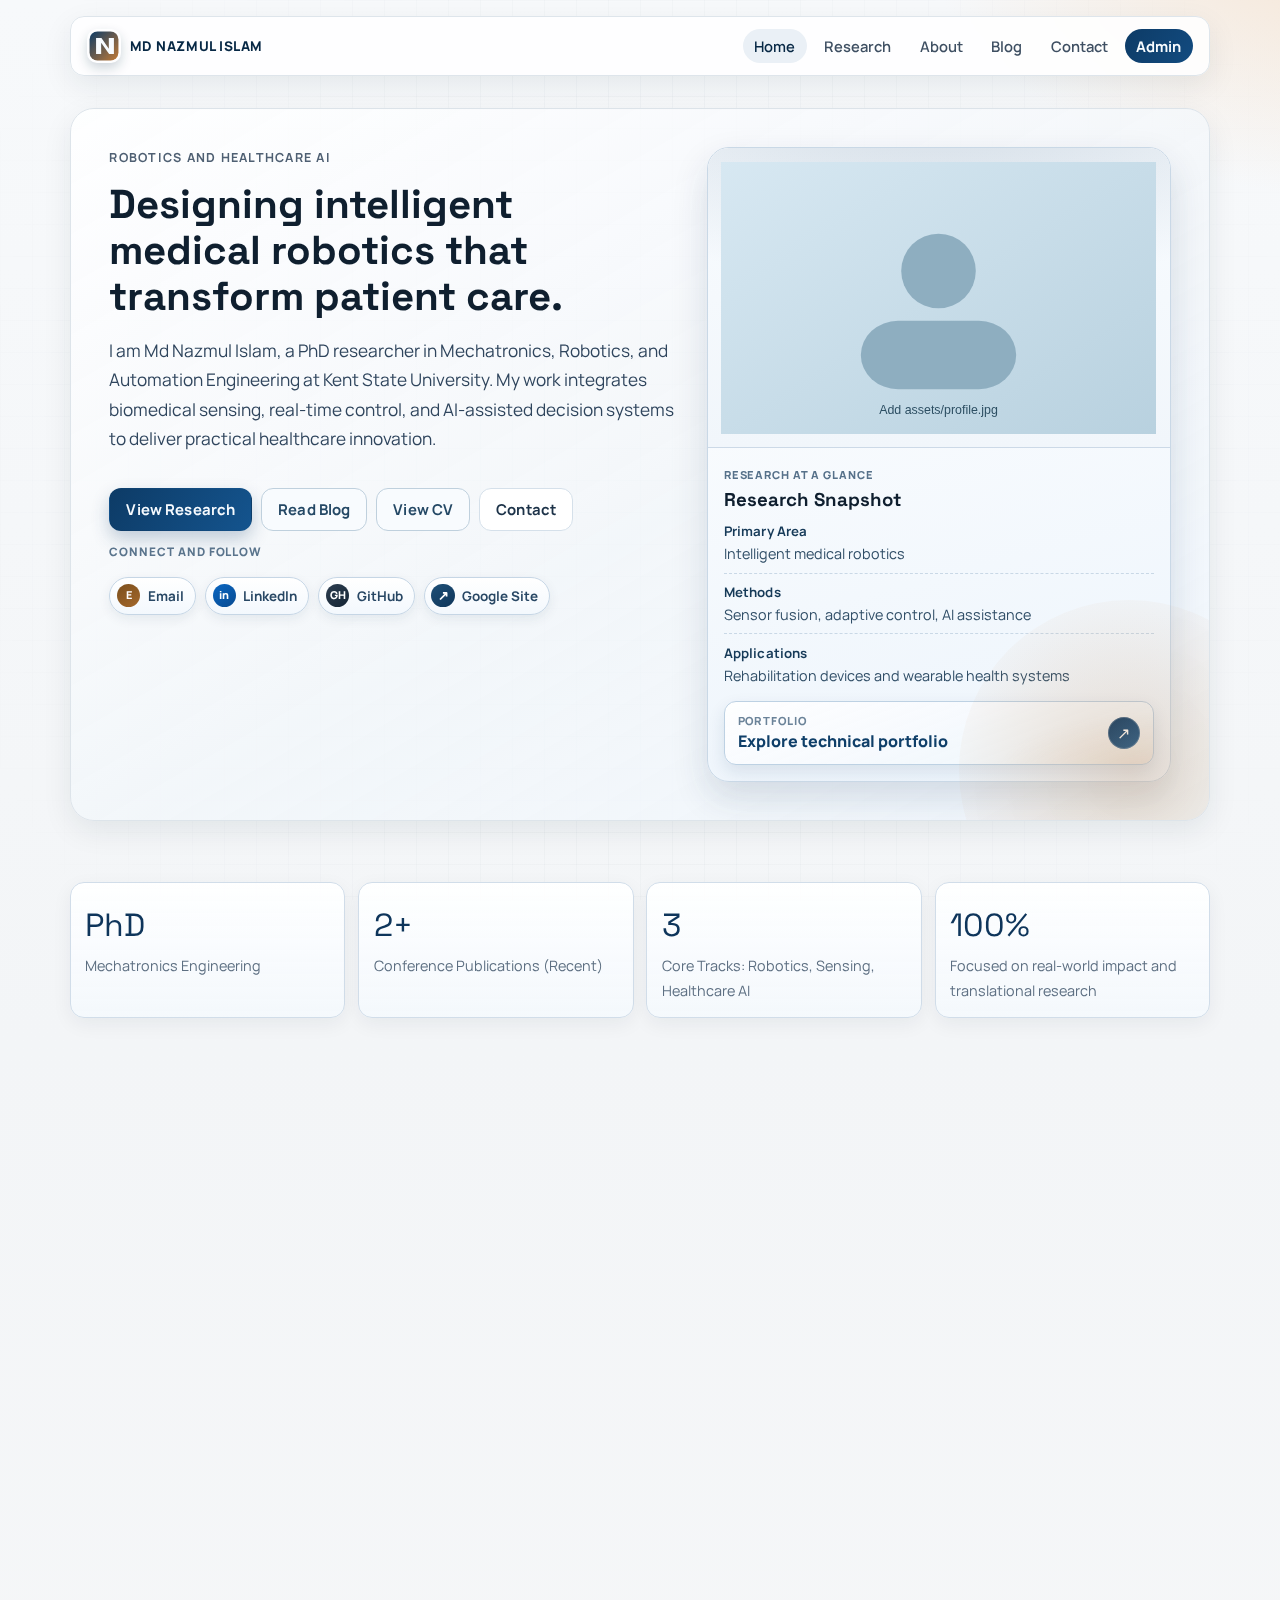
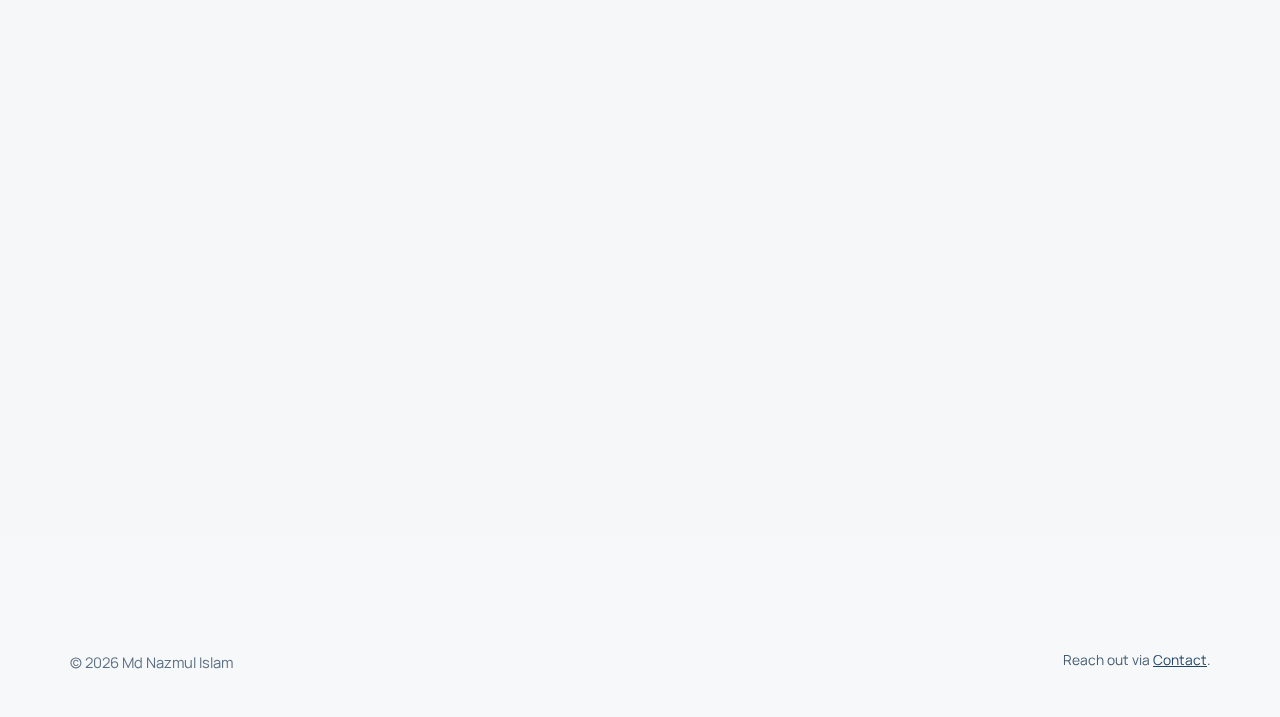
<file: index.html>
<!doctype html>
<html lang="en">
<head>
  <meta charset="utf-8" />
  <meta name="viewport" content="width=device-width, initial-scale=1" />
  <title>Nazmul | Home</title>
  <meta name="description" content="Official website of Md Nazmul Islam, PhD researcher in robotics, mechatronics, and healthcare AI." />
  <meta name="theme-color" content="#0d3b66" />
  <meta name="robots" content="index,follow,max-image-preview:large" />

  <link rel="canonical" href="https://mdnazmulislam0087.github.io/" />
  <link rel="icon" type="image/svg+xml" href="assets/favicon.svg" />
  <link rel="manifest" href="manifest.webmanifest" />

  <meta property="og:title" content="Md Nazmul Islam | Robotics and Healthcare AI" />
  <meta property="og:description" content="Research portfolio, publications, and dynamic blog by Md Nazmul Islam." />
  <meta property="og:type" content="website" />
  <meta property="og:url" content="https://mdnazmulislam0087.github.io/" />
  <meta property="og:image" content="https://mdnazmulislam0087.github.io/assets/og-cover.svg" />
  <meta property="og:image:alt" content="Md Nazmul Islam website preview" />
  <meta name="twitter:card" content="summary_large_image" />
  <meta name="twitter:title" content="Md Nazmul Islam | Robotics and Healthcare AI" />
  <meta name="twitter:description" content="Research portfolio, publications, and dynamic blog by Md Nazmul Islam." />
  <meta name="twitter:image" content="https://mdnazmulislam0087.github.io/assets/og-cover.svg" />

  <script type="application/ld+json">
    {
      "@context": "https://schema.org",
      "@graph": [
        {
          "@type": "Person",
          "name": "Md Nazmul Islam",
          "url": "https://mdnazmulislam0087.github.io/",
          "jobTitle": "PhD Researcher",
          "worksFor": {
            "@type": "CollegeOrUniversity",
            "name": "Kent State University"
          },
          "sameAs": [
            "https://www.linkedin.com/in/nazmul87/",
            "https://github.com/mdnazmulislam0087",
            "https://sites.google.com/view/nazmul0087"
          ]
        },
        {
          "@type": "WebSite",
          "name": "Md Nazmul Islam",
          "url": "https://mdnazmulislam0087.github.io/"
        }
      ]
    }
  </script>

  <link rel="preconnect" href="https://fonts.googleapis.com" />
  <link rel="preconnect" href="https://fonts.gstatic.com" crossorigin />
  <link href="https://fonts.googleapis.com/css2?family=Manrope:wght@400;500;600;700;800&family=Space+Grotesk:wght@500;600;700&display=swap" rel="stylesheet" />
  <link rel="stylesheet" href="styles.css" />
</head>
<body data-page="index.html">
  <header class="site-header">
    <nav class="nav wrap" aria-label="Primary">
      <a class="brand" href="index.html">
        <img class="brand-mark" src="assets/logo-mark.svg" alt="" aria-hidden="true" />
        <span class="brand-text">Md Nazmul Islam</span>
      </a>
      <button class="nav-toggle" aria-expanded="false" aria-controls="menu">Menu</button>
      <ul id="menu" class="menu">
        <li><a href="index.html">Home</a></li>
        <li><a href="research.html">Research</a></li>
        <li><a href="about.html">About</a></li>
        <li><a href="blog.html">Blog</a></li>
        <li><a href="contact.html">Contact</a></li>
        <li><a class="admin-link" href="admin-login.html">Admin</a></li>
      </ul>
    </nav>

    <div class="hero hero-home wrap reveal">
      <div class="hero-home-grid">
        <div class="hero-home-copy">
          <p class="eyebrow" data-cms-key="home.hero.eyebrow">Robotics and Healthcare AI</p>
          <h1 data-cms-key="home.hero.title">Designing intelligent medical robotics that transform patient care.</h1>
          <p class="lead" data-cms-key="home.hero.lead">
            I am Md Nazmul Islam, a PhD researcher in Mechatronics, Robotics, and Automation Engineering at Kent State University.
            My work integrates biomedical sensing, real-time control, and AI-assisted decision systems to deliver practical healthcare innovation.
          </p>

          <div class="hero-actions">
            <a class="btn btn-primary" href="research.html">View Research</a>
            <a class="btn btn-outline" href="blog.html">Read Blog</a>
            <a
              class="btn btn-outline"
              href="#"
              target="_blank"
              rel="noreferrer"
              data-cms-key="home.hero.cv_url"
              data-cms-attr="href"
            >
              <span data-cms-key="home.hero.cv_label">View CV</span>
            </a>
            <a class="btn btn-ghost" href="contact.html">Contact</a>
          </div>

          <p class="hero-home-links-title">Connect and follow</p>
          <div class="social-row">
            <a class="social-pill social-email" href="mailto:nazmul87@gmail.com" data-cms-key="home.social.email_url" data-cms-attr="href">
              <span class="social-icon" aria-hidden="true">E</span>
              <span class="social-label" data-cms-key="home.social.email_label">Email</span>
            </a>
            <a class="social-pill social-linkedin" href="https://www.linkedin.com/in/nazmul87/" target="_blank" rel="noreferrer" data-cms-key="home.social.linkedin_url" data-cms-attr="href">
              <span class="social-icon" aria-hidden="true">in</span>
              <span class="social-label" data-cms-key="home.social.linkedin_label">LinkedIn</span>
            </a>
            <a class="social-pill social-github" href="https://github.com/mdnazmulislam0087" target="_blank" rel="noreferrer" data-cms-key="home.social.github_url" data-cms-attr="href">
              <span class="social-icon" aria-hidden="true">GH</span>
              <span class="social-label" data-cms-key="home.social.github_label">GitHub</span>
            </a>
            <a class="social-pill social-website" href="https://sites.google.com/view/nazmul0087" target="_blank" rel="noreferrer" data-cms-key="home.social.google_site_url" data-cms-attr="href">
              <span class="social-icon" aria-hidden="true">&#8599;</span>
              <span class="social-label" data-cms-key="home.social.google_site_label">Google Site</span>
            </a>
          </div>
        </div>

        <aside class="hero-home-panel" aria-label="Research Snapshot">
          <div class="hero-home-photo-wrap">
            <img
              id="hero-home-photo"
              class="hero-home-photo"
              src="assets/profile-placeholder.svg"
              alt="Profile photo of Md Nazmul Islam"
              loading="lazy"
            />
            <div id="hero-home-photo-controls" class="hero-home-photo-controls hidden" aria-label="Hero photo slider controls">
              <button id="hero-home-photo-prev" type="button" class="hero-home-photo-nav" aria-label="Previous photo">&#8249;</button>
              <button id="hero-home-photo-next" type="button" class="hero-home-photo-nav" aria-label="Next photo">&#8250;</button>
            </div>
            <div id="hero-home-photo-dots" class="hero-home-photo-dots hidden" aria-label="Hero photo positions"></div>
            <span id="hero-home-photo-source" class="hidden" data-cms-key="home.hero.photo_url">assets/profile-placeholder.svg</span>
          </div>

          <div class="hero-home-panel-body">
            <p class="hero-home-panel-kicker">Research at a glance</p>
            <h2 data-cms-key="home.snapshot.title">Research Snapshot</h2>
            <ul class="hero-home-stats">
              <li>
                <strong data-cms-key="home.snapshot.primary_label">Primary Area</strong>
                <span data-cms-key="home.snapshot.primary_value">Intelligent medical robotics</span>
              </li>
              <li>
                <strong data-cms-key="home.snapshot.methods_label">Methods</strong>
                <span data-cms-key="home.snapshot.methods_value">Sensor fusion, adaptive control, AI assistance</span>
              </li>
              <li>
                <strong data-cms-key="home.snapshot.applications_label">Applications</strong>
                <span data-cms-key="home.snapshot.applications_value">Rehabilitation devices and wearable health systems</span>
              </li>
            </ul>
            <a class="hero-home-portfolio" href="research.html" data-cms-key="home.snapshot.cta_url" data-cms-attr="href">
              <span class="hero-home-portfolio-copy">
                <span class="hero-home-portfolio-kicker">Portfolio</span>
                <span class="hero-home-portfolio-label" data-cms-key="home.snapshot.cta_label">Explore technical portfolio</span>
              </span>
              <span class="hero-home-portfolio-icon" aria-hidden="true">&#8599;</span>
            </a>
          </div>
        </aside>
      </div>
    </div>
  </header>

  <main class="wrap">
    <section class="section reveal" aria-label="Credibility Highlights">
      <div class="home-metrics">
        <article class="home-metric">
          <p class="home-metric-value" data-cms-key="home.metrics.1.value">PhD</p>
          <p class="meta" data-cms-key="home.metrics.1.label">Mechatronics Engineering</p>
        </article>
        <article class="home-metric">
          <p class="home-metric-value" data-cms-key="home.metrics.2.value">2+</p>
          <p class="meta" data-cms-key="home.metrics.2.label">Conference Publications (Recent)</p>
        </article>
        <article class="home-metric">
          <p class="home-metric-value" data-cms-key="home.metrics.3.value">3</p>
          <p class="meta" data-cms-key="home.metrics.3.label">Core Tracks: Robotics, Sensing, Healthcare AI</p>
        </article>
        <article class="home-metric">
          <p class="home-metric-value" data-cms-key="home.metrics.4.value">100%</p>
          <p class="meta" data-cms-key="home.metrics.4.label">Focused on real-world impact and translational research</p>
        </article>
      </div>
    </section>

    <section class="section reveal">
      <div class="panel">
        <h2 class="section-title" data-cms-key="home.focus.section_title">Current Focus</h2>
        <div id="home-focus-grid" class="home-focus-grid">
          <article class="home-focus-card">
            <p class="home-focus-status">Active Program</p>
            <h3>Assistive Rehabilitation Robotics</h3>
            <p>Developing adaptive devices that support motion therapy and enable measurable rehabilitation progress.</p>
          </article>
        </div>
      </div>
    </section>

    <section class="section reveal">
      <h2 class="section-title" data-cms-key="home.research.section_title">Featured Research</h2>
      <div id="home-featured-research-grid" class="home-research-grid">
        <article class="card home-research-card">
          <p class="meta">2025 | Conference</p>
          <h3>Universal Joint Orthosis (UJO): Assistive and Resistive Movement Device for Astronauts and Medical Rehabilitation</h3>
          <a class="card-link" href="https://doi.org/10.1115/DMD2025-1028" target="_blank" rel="noreferrer">Read publication</a>
        </article>
      </div>
      <a class="text-link" href="research.html">See complete publication list</a>
    </section>

    <section class="section reveal">
      <div class="split">
        <article class="panel">
          <h2 class="section-title" data-cms-key="home.profile.section_title">Professional Profile</h2>
          <p class="meta" data-cms-key="about.professional.title">Professional Experience</p>
          <div class="profile-linked-content" data-cms-key="about.professional.body" data-cms-render="markdown">
            - Research Assistant - Robotics and Mechatronics projects in healthcare applications.
            - Graduate-level engineering research, experimentation, and publication workflow.
            - Cross-disciplinary collaboration across controls, sensing, and AI-assisted systems.
          </div>
          <div class="hero-actions">
            <a class="btn btn-outline" href="about.html">View Full Profile</a>
            <a class="btn btn-ghost" href="contact.html">Discuss Collaboration</a>
          </div>
        </article>

        <article class="panel">
          <h2 class="section-title" data-cms-key="home.capabilities.section_title">What I Deliver</h2>
          <div id="home-capabilities-list" class="home-capabilities">
            <div class="home-capability">
              <h3>Prototype-to-Validation Pipeline</h3>
              <p>Concept design, embedded integration, and iterative experimental validation in one workflow.</p>
            </div>
          </div>
        </article>
      </div>
    </section>

    <section class="section reveal">
      <div class="home-blog-head">
        <h2 class="section-title" data-cms-key="home.blog.section_title">Latest from Blog</h2>
        <a class="text-link" href="blog.html">Open full blog</a>
      </div>
      <div id="latest-posts" class="cards home-latest-grid">
        <article class="card">
          <p class="meta">Loading latest posts...</p>
        </article>
      </div>
    </section>
  </main>

  <footer class="footer">
    <div class="wrap">
            <div class="footer-bar">
        <p class="footer-copy">&copy; <span id="current-year"></span> Md Nazmul Islam</p>
        <div class="footer-contact-content" data-cms-key="contact.content.body" data-cms-render="markdown">
          Reach out via <a href="contact.html">Contact</a>.
        </div>
      </div>
    </div>
  </footer>

  <script src="script.js" defer></script>
  <script type="module" src="js/page-content.js"></script>
  <script type="module" src="js/home-hero-slider.js"></script>
  <script type="module" src="js/home-focus.js?v=20260213-1"></script>
  <script type="module" src="js/home-featured-research.js?v=20260213-1"></script>
  <script type="module" src="js/home-capabilities.js?v=20260213-1"></script>
  <script type="module" src="js/home-latest.js?v=20260213-1"></script>
</body>
</html>
</file>
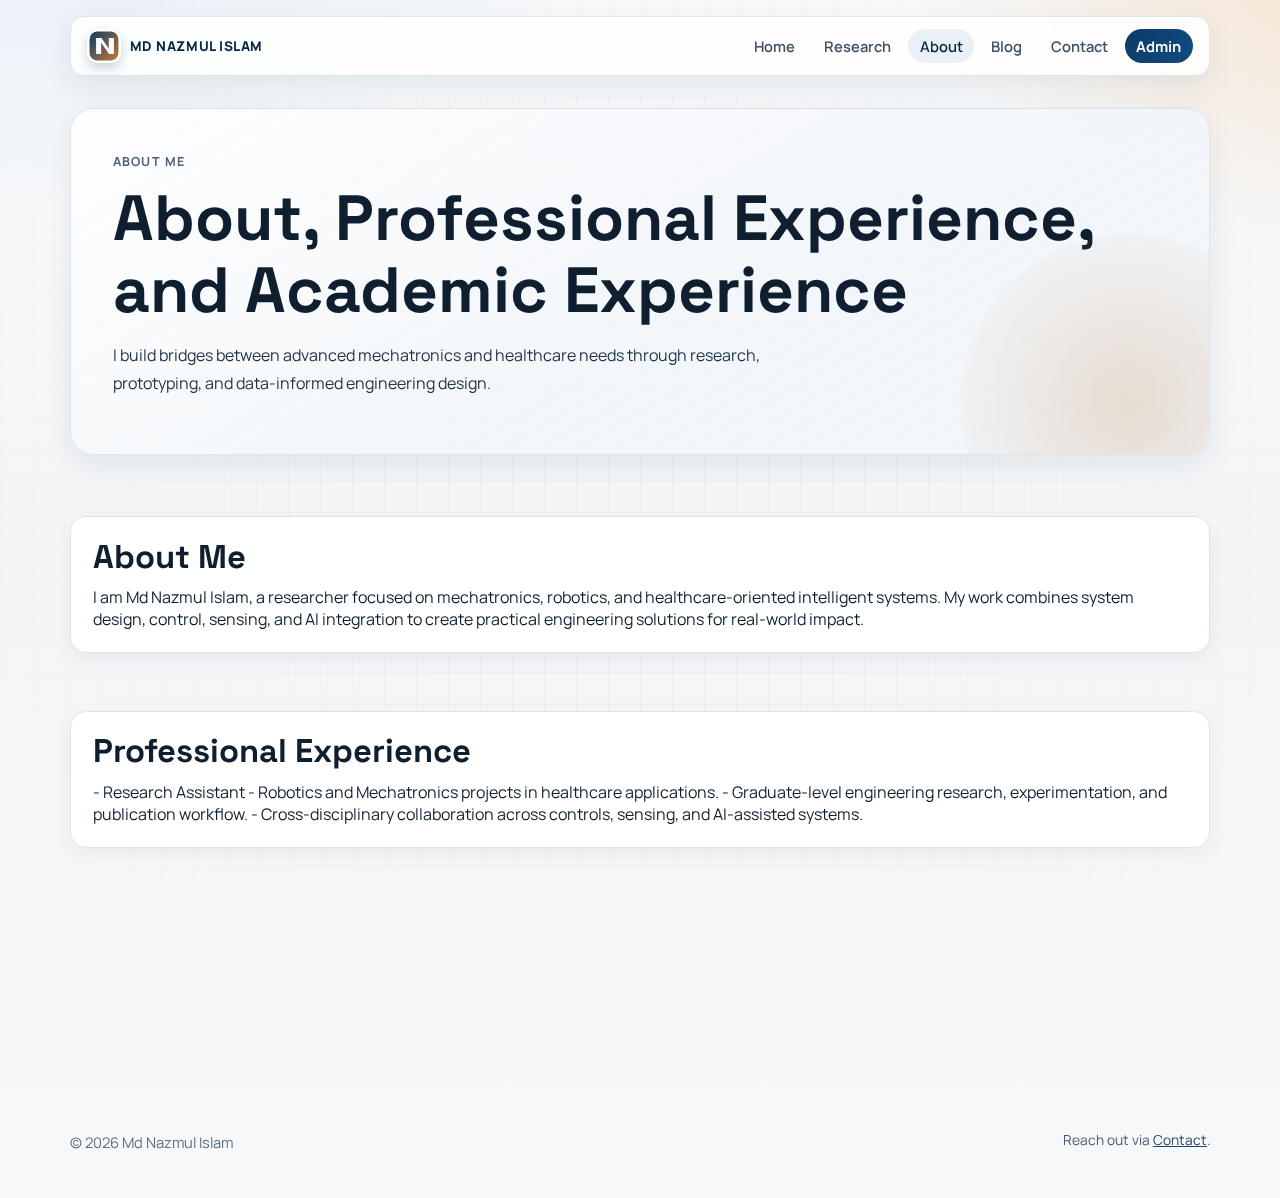
<file: about.html>
<!doctype html>
<html lang="en">
<head>
  <meta charset="utf-8" />
  <meta name="viewport" content="width=device-width, initial-scale=1" />
  <title>Nazmul | About</title>
  <meta name="description" content="About Md Nazmul Islam, education, background, and research direction in robotics and healthcare systems." />
  <meta name="theme-color" content="#0d3b66" />
  <meta name="robots" content="index,follow" />

  <link rel="canonical" href="https://mdnazmulislam0087.github.io/about.html" />
  <link rel="icon" type="image/svg+xml" href="assets/favicon.svg" />
  <link rel="manifest" href="manifest.webmanifest" />

  <meta property="og:title" content="About | Md Nazmul Islam" />
  <meta property="og:description" content="Education, expertise, and current research focus of Md Nazmul Islam." />
  <meta property="og:type" content="profile" />
  <meta property="og:url" content="https://mdnazmulislam0087.github.io/about.html" />
  <meta property="og:image" content="https://mdnazmulislam0087.github.io/assets/og-cover.svg" />
  <meta name="twitter:card" content="summary_large_image" />
  <meta name="twitter:title" content="About | Md Nazmul Islam" />
  <meta name="twitter:description" content="Education, expertise, and current research focus of Md Nazmul Islam." />
  <meta name="twitter:image" content="https://mdnazmulislam0087.github.io/assets/og-cover.svg" />

  <link rel="preconnect" href="https://fonts.googleapis.com" />
  <link rel="preconnect" href="https://fonts.gstatic.com" crossorigin />
  <link href="https://fonts.googleapis.com/css2?family=Manrope:wght@400;500;600;700;800&family=Space+Grotesk:wght@500;600;700&display=swap" rel="stylesheet" />
  <link rel="stylesheet" href="styles.css" />
</head>
<body data-page="about.html">
  <header class="site-header">
    <nav class="nav wrap" aria-label="Primary">
      <a class="brand" href="index.html">
        <img class="brand-mark" src="assets/logo-mark.svg" alt="" aria-hidden="true" />
        <span class="brand-text">Md Nazmul Islam</span>
      </a>
      <button class="nav-toggle" aria-expanded="false" aria-controls="menu">Menu</button>
      <ul id="menu" class="menu">
        <li><a href="index.html">Home</a></li>
        <li><a href="research.html">Research</a></li>
        <li><a href="about.html">About</a></li>
        <li><a href="blog.html">Blog</a></li>
        <li><a href="contact.html">Contact</a></li>
        <li><a class="admin-link" href="admin-login.html">Admin</a></li>
      </ul>
    </nav>

    <div class="hero wrap reveal">
      <p class="eyebrow" data-cms-key="about.hero.eyebrow">About Me</p>
      <h1 data-cms-key="about.hero.title">About, Professional Experience, and Academic Experience</h1>
      <p class="lead" data-cms-key="about.hero.lead">
        I build bridges between advanced mechatronics and healthcare needs through research, prototyping,
        and data-informed engineering design.
      </p>
    </div>
  </header>

  <main class="wrap">
    <section class="section reveal">
      <div class="panel">
        <h2 class="section-title" data-cms-key="about.about_me.title">About Me</h2>
        <div data-cms-key="about.about_me.body" data-cms-render="markdown">
          I am Md Nazmul Islam, a researcher focused on mechatronics, robotics, and healthcare-oriented intelligent systems.
          My work combines system design, control, sensing, and AI integration to create practical engineering solutions for real-world impact.
        </div>
      </div>
    </section>

    <section class="section reveal">
      <div class="panel">
        <h2 class="section-title" data-cms-key="about.professional.title">Professional Experience</h2>
        <div data-cms-key="about.professional.body" data-cms-render="markdown">
          - Research Assistant - Robotics and Mechatronics projects in healthcare applications.
          - Graduate-level engineering research, experimentation, and publication workflow.
          - Cross-disciplinary collaboration across controls, sensing, and AI-assisted systems.
        </div>
      </div>
    </section>

    <section class="section reveal">
      <div class="panel">
        <h2 class="section-title" data-cms-key="about.education.title">Academic Experience</h2>
        <div data-cms-key="about.education.body" data-cms-render="markdown">
          - **Ph.D. in Mechatronics Engineering** - Kent State University
          - **M.Sc. in Computer Science and Engineering** - Brac University
          - **B.Sc. in Electrical and Electronic Engineering** - CUET
        </div>
      </div>
    </section>
  </main>

  <footer class="footer">
    <div class="wrap">
            <div class="footer-bar">
        <p class="footer-copy">&copy; <span id="current-year"></span> Md Nazmul Islam</p>
        <div class="footer-contact-content" data-cms-key="contact.content.body" data-cms-render="markdown">
          Reach out via <a href="contact.html">Contact</a>.
        </div>
      </div>
    </div>
  </footer>

  <script src="script.js" defer></script>
  <script type="module" src="js/page-content.js"></script>
</body>
</html>
</file>
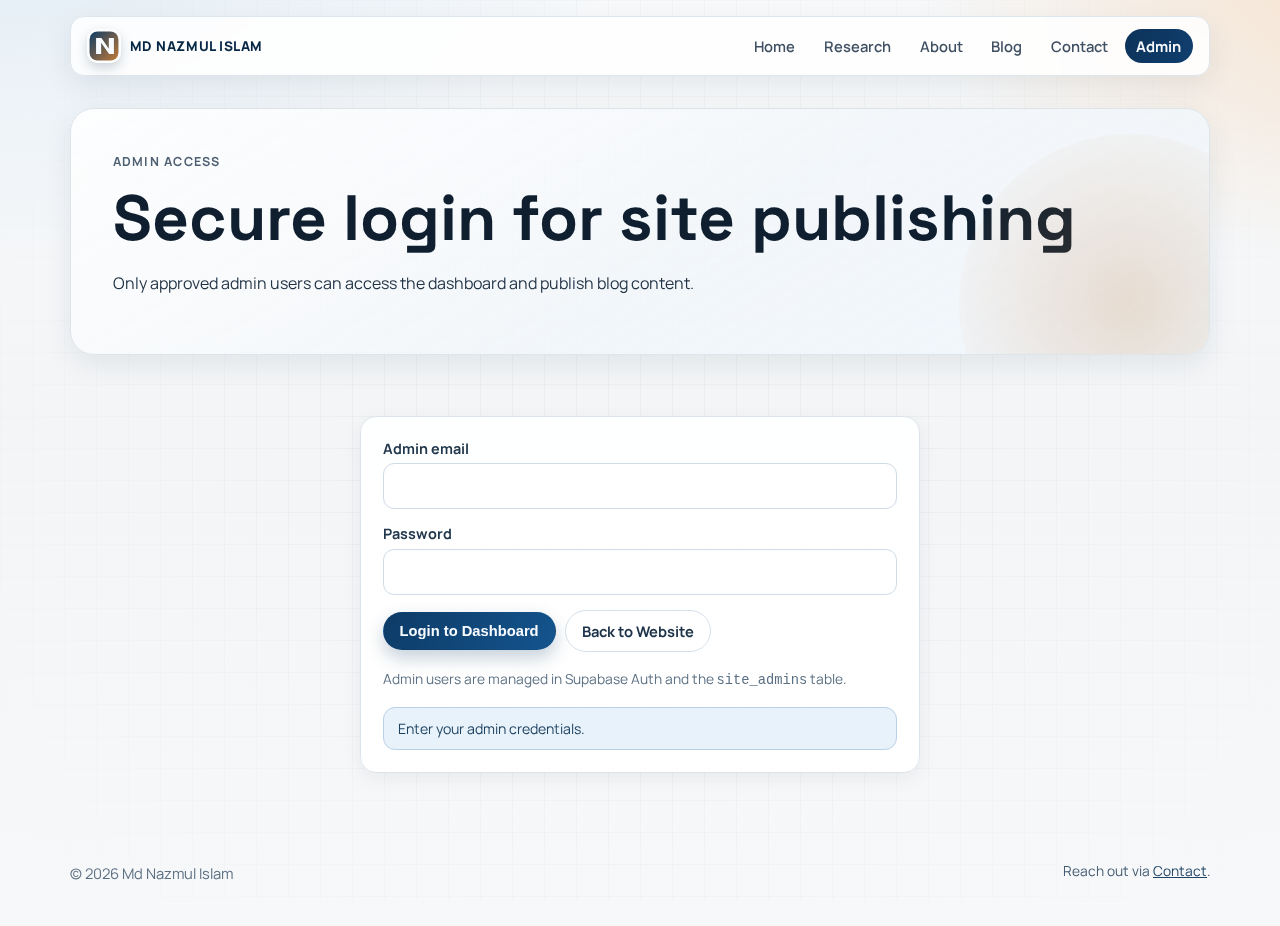
<file: admin-login.html>
<!doctype html>
<html lang="en">
<head>
  <meta charset="utf-8" />
  <meta name="viewport" content="width=device-width, initial-scale=1" />
  <title>Nazmul | Admin Login</title>
  <meta name="description" content="Secure admin login for managing website blog content." />
  <meta name="theme-color" content="#0d3b66" />
  <meta name="robots" content="noindex,nofollow" />

  <link rel="canonical" href="https://mdnazmulislam0087.github.io/admin-login.html" />
  <link rel="icon" type="image/svg+xml" href="assets/favicon.svg" />
  <link rel="manifest" href="manifest.webmanifest" />

  <meta property="og:title" content="Admin Login | Md Nazmul Islam" />
  <meta property="og:description" content="Secure login for managing blog posts." />
  <meta property="og:type" content="website" />
  <meta property="og:url" content="https://mdnazmulislam0087.github.io/admin-login.html" />

  <link rel="preconnect" href="https://fonts.googleapis.com" />
  <link rel="preconnect" href="https://fonts.gstatic.com" crossorigin />
  <link href="https://fonts.googleapis.com/css2?family=Manrope:wght@400;500;600;700;800&family=Space+Grotesk:wght@500;600;700&display=swap" rel="stylesheet" />
  <link rel="stylesheet" href="styles.css" />
</head>
<body data-page="admin-login.html">
  <header class="site-header">
    <nav class="nav wrap" aria-label="Primary">
      <a class="brand" href="index.html">
        <img class="brand-mark" src="assets/logo-mark.svg" alt="" aria-hidden="true" />
        <span class="brand-text">Md Nazmul Islam</span>
      </a>
      <button class="nav-toggle" aria-expanded="false" aria-controls="menu">Menu</button>
      <ul id="menu" class="menu">
        <li><a href="index.html">Home</a></li>
        <li><a href="research.html">Research</a></li>
        <li><a href="about.html">About</a></li>
        <li><a href="blog.html">Blog</a></li>
        <li><a href="contact.html">Contact</a></li>
        <li><a class="admin-link" href="admin-login.html">Admin</a></li>
      </ul>
    </nav>

    <div class="hero wrap reveal">
      <p class="eyebrow">Admin Access</p>
      <h1>Secure login for site publishing</h1>
      <p class="lead">
        Only approved admin users can access the dashboard and publish blog content.
      </p>
    </div>
  </header>

  <main class="wrap">
    <section class="section reveal">
      <div class="panel" style="max-width: 560px; margin: 0 auto;">
        <form id="admin-login-form" class="form-grid" novalidate>
          <div class="field">
            <label for="email">Admin email</label>
            <input id="email" name="email" type="email" autocomplete="username" required />
          </div>

          <div class="field">
            <label for="password">Password</label>
            <input id="password" name="password" type="password" autocomplete="current-password" required />
          </div>

          <div class="form-actions">
            <button type="submit" class="btn btn-primary">Login to Dashboard</button>
            <a class="btn btn-ghost" href="index.html">Back to Website</a>
          </div>

          <p class="note">Admin users are managed in Supabase Auth and the <code>site_admins</code> table.</p>
        </form>

        <div id="login-alert" class="alert info" role="status" style="margin-top: 0.85rem;">Enter your admin credentials.</div>
      </div>
    </section>
  </main>

  <footer class="footer">
    <div class="wrap">
            <div class="footer-bar">
        <p class="footer-copy">&copy; <span id="current-year"></span> Md Nazmul Islam</p>
        <div class="footer-contact-content" data-cms-key="contact.content.body" data-cms-render="markdown">
          Reach out via <a href="contact.html">Contact</a>.
        </div>
      </div>
    </div>
  </footer>

  <script src="script.js" defer></script>
  <script type="module" src="js/admin-login.js?v=20260213-1"></script>
</body>
</html>
</file>
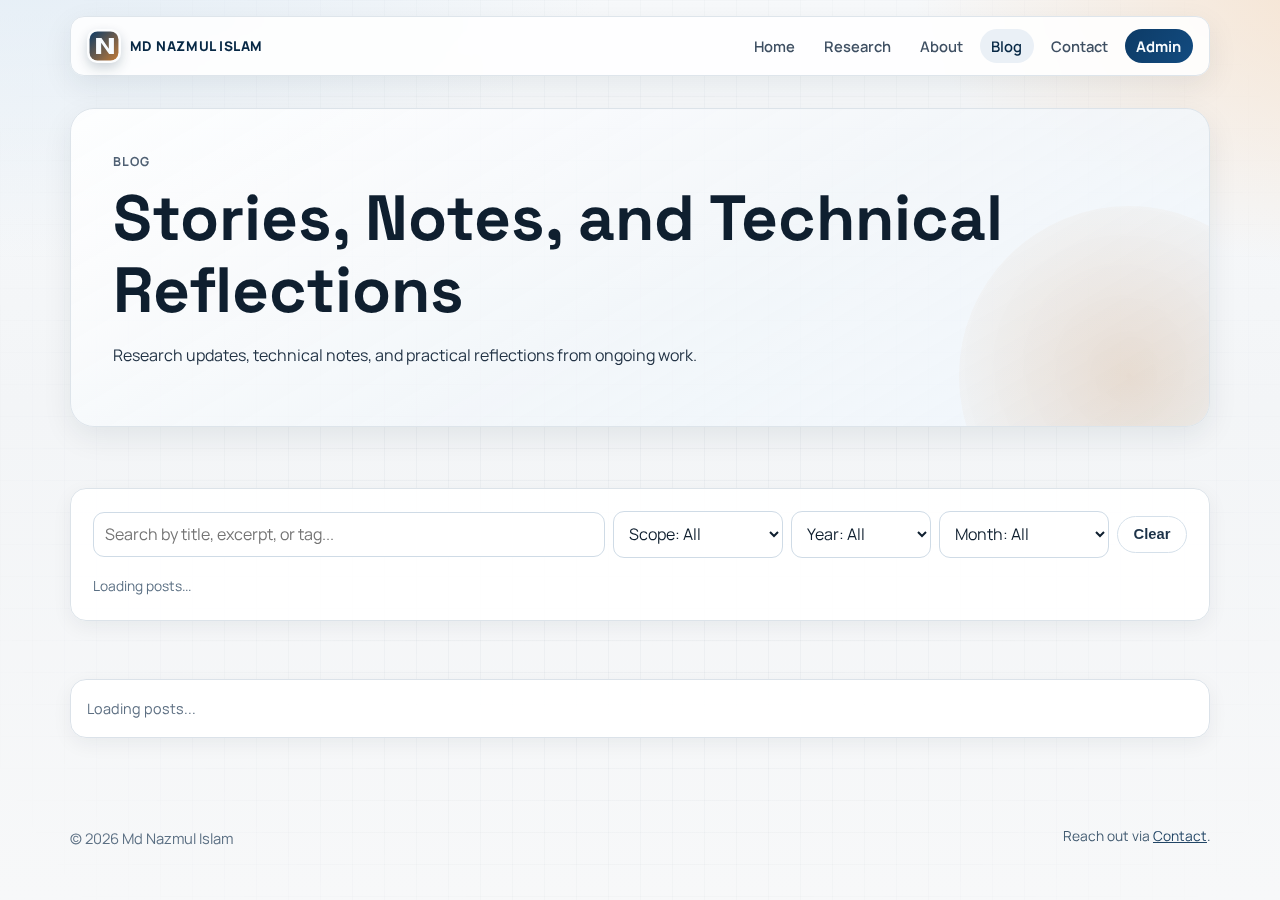
<file: blog.html>
<!doctype html>
<html lang="en">
<head>
  <meta charset="utf-8" />
  <meta name="viewport" content="width=device-width, initial-scale=1" />
  <title>Nazmul | Blog</title>
  <meta name="description" content="Research notes, reflections, and technical writing by Md Nazmul Islam." />
  <meta name="theme-color" content="#0d3b66" />
  <meta name="robots" content="index,follow,max-image-preview:large" />

  <link rel="canonical" href="https://mdnazmulislam0087.github.io/blog.html" />
  <link rel="icon" type="image/svg+xml" href="assets/favicon.svg" />
  <link rel="manifest" href="manifest.webmanifest" />

  <meta property="og:title" content="Blog | Md Nazmul Islam" />
  <meta property="og:description" content="Dynamic blog with research notes and long-form posts by Md Nazmul Islam." />
  <meta property="og:type" content="website" />
  <meta property="og:url" content="https://mdnazmulislam0087.github.io/blog.html" />
  <meta property="og:image" content="https://mdnazmulislam0087.github.io/assets/og-cover.svg" />
  <meta name="twitter:card" content="summary_large_image" />
  <meta name="twitter:title" content="Blog | Md Nazmul Islam" />
  <meta name="twitter:description" content="Dynamic blog with research notes and long-form posts by Md Nazmul Islam." />
  <meta name="twitter:image" content="https://mdnazmulislam0087.github.io/assets/og-cover.svg" />

  <script type="application/ld+json">
    {
      "@context": "https://schema.org",
      "@type": "Blog",
      "name": "Md Nazmul Islam Blog",
      "url": "https://mdnazmulislam0087.github.io/blog.html",
      "publisher": {
        "@type": "Person",
        "name": "Md Nazmul Islam"
      }
    }
  </script>

  <link rel="preconnect" href="https://fonts.googleapis.com" />
  <link rel="preconnect" href="https://fonts.gstatic.com" crossorigin />
  <link href="https://fonts.googleapis.com/css2?family=Manrope:wght@400;500;600;700;800&family=Space+Grotesk:wght@500;600;700&display=swap" rel="stylesheet" />
  <link rel="stylesheet" href="styles.css" />
</head>
<body data-page="blog.html">
  <header class="site-header">
    <nav class="nav wrap" aria-label="Primary">
      <a class="brand" href="index.html">
        <img class="brand-mark" src="assets/logo-mark.svg" alt="" aria-hidden="true" />
        <span class="brand-text">Md Nazmul Islam</span>
      </a>
      <button class="nav-toggle" aria-expanded="false" aria-controls="menu">Menu</button>
      <ul id="menu" class="menu">
        <li><a href="index.html">Home</a></li>
        <li><a href="research.html">Research</a></li>
        <li><a href="about.html">About</a></li>
        <li><a href="blog.html">Blog</a></li>
        <li><a href="contact.html">Contact</a></li>
        <li><a class="admin-link" href="admin-login.html">Admin</a></li>
      </ul>
    </nav>

    <div class="hero wrap reveal">
      <p class="eyebrow" data-cms-key="blog.hero.eyebrow">Blog</p>
      <h1 data-cms-key="blog.hero.title">Stories, Notes, and Technical Reflections</h1>
      <p class="lead" data-cms-key="blog.hero.lead">
        Research updates, technical notes, and practical reflections from ongoing work.
      </p>
    </div>
  </header>

  <main class="wrap">
    <section class="section reveal">
      <div class="panel">
        <div class="search-bar blog-search-bar">
          <input id="blog-search" type="search" placeholder="Search by title, excerpt, or tag..." aria-label="Search posts" data-cms-key="blog.search.placeholder" data-cms-attr="placeholder" />
          <select id="blog-scope-filter" aria-label="Filter by scope">
            <option value="all">Scope: All</option>
            <option value="personal">Scope: Personal</option>
            <option value="technical">Scope: Technical</option>
          </select>
          <select id="blog-year-filter" aria-label="Filter by year">
            <option value="all">Year: All</option>
          </select>
          <select id="blog-month-filter" aria-label="Filter by month">
            <option value="all">Month: All</option>
            <option value="1">January</option>
            <option value="2">February</option>
            <option value="3">March</option>
            <option value="4">April</option>
            <option value="5">May</option>
            <option value="6">June</option>
            <option value="7">July</option>
            <option value="8">August</option>
            <option value="9">September</option>
            <option value="10">October</option>
            <option value="11">November</option>
            <option value="12">December</option>
          </select>
          <button id="clear-search" class="btn btn-ghost" type="button">Clear</button>
        </div>
        <p id="blog-status" class="note">Loading posts...</p>
      </div>
    </section>

    <section class="section reveal">
      <div id="blog-post-grid" class="blog-grid">
        <article class="card">
          <p class="meta">Loading posts...</p>
        </article>
      </div>
      <div id="blog-empty" class="post-empty hidden">No published posts found for this search.</div>
    </section>
  </main>

  <footer class="footer">
    <div class="wrap">
            <div class="footer-bar">
        <p class="footer-copy">&copy; <span id="current-year"></span> Md Nazmul Islam</p>
        <div class="footer-contact-content" data-cms-key="contact.content.body" data-cms-render="markdown">
          Reach out via <a href="contact.html">Contact</a>.
        </div>
      </div>
    </div>
  </footer>

  <script src="script.js" defer></script>
  <script type="module" src="js/page-content.js"></script>
  <script type="module" src="js/blog-list.js"></script>
</body>
</html>
</file>
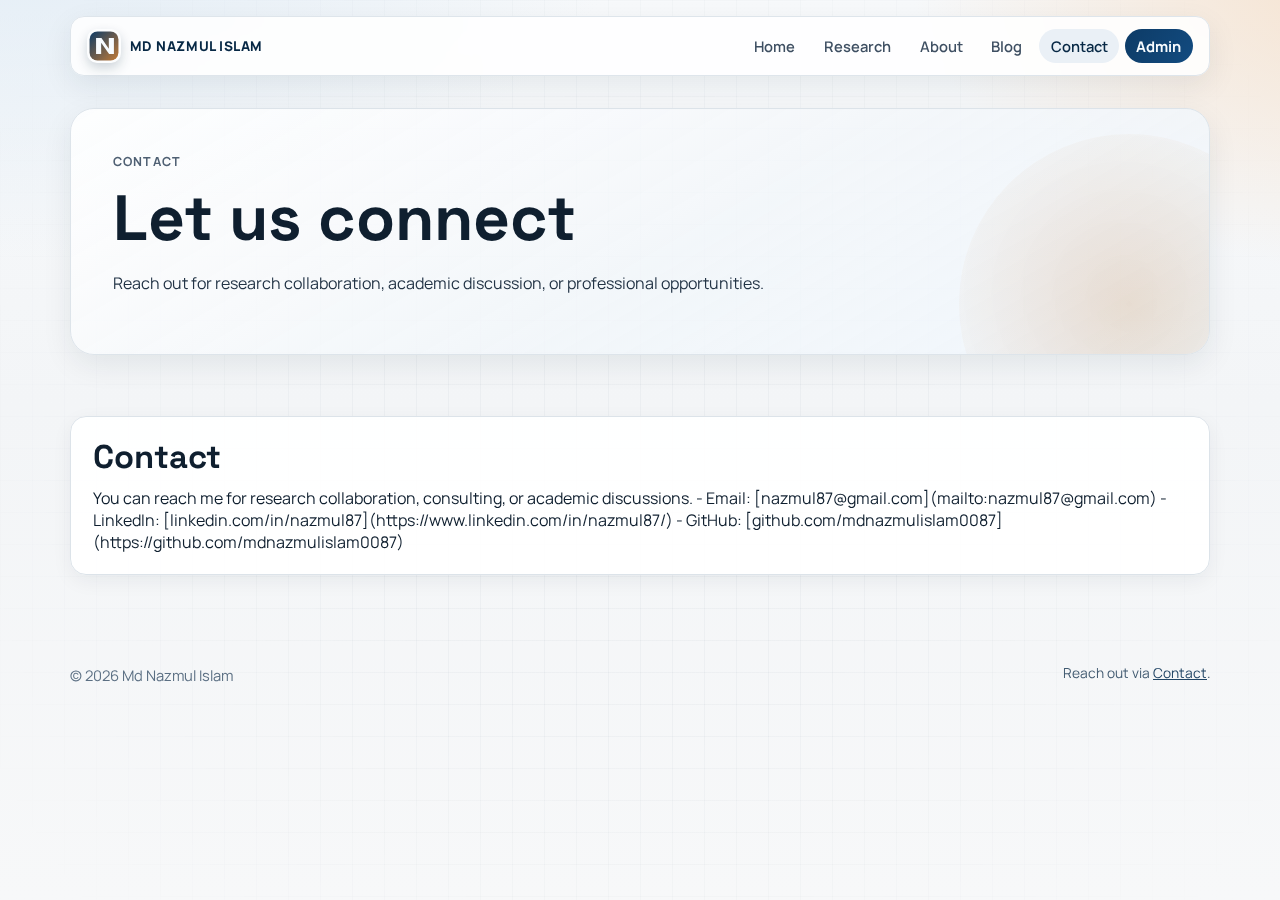
<file: contact.html>
<!doctype html>
<html lang="en">
<head>
  <meta charset="utf-8" />
  <meta name="viewport" content="width=device-width, initial-scale=1" />
  <title>Nazmul | Contact</title>
  <meta name="description" content="Contact Md Nazmul Islam for research collaboration, academic discussion, and professional opportunities." />
  <meta name="theme-color" content="#0d3b66" />
  <meta name="robots" content="index,follow" />

  <link rel="canonical" href="https://mdnazmulislam0087.github.io/contact.html" />
  <link rel="icon" type="image/svg+xml" href="assets/favicon.svg" />
  <link rel="manifest" href="manifest.webmanifest" />

  <meta property="og:title" content="Contact | Md Nazmul Islam" />
  <meta property="og:description" content="Get in touch with Md Nazmul Islam for research and professional collaboration." />
  <meta property="og:type" content="website" />
  <meta property="og:url" content="https://mdnazmulislam0087.github.io/contact.html" />
  <meta property="og:image" content="https://mdnazmulislam0087.github.io/assets/og-cover.svg" />
  <meta name="twitter:card" content="summary_large_image" />
  <meta name="twitter:title" content="Contact | Md Nazmul Islam" />
  <meta name="twitter:description" content="Get in touch with Md Nazmul Islam for research and professional collaboration." />
  <meta name="twitter:image" content="https://mdnazmulislam0087.github.io/assets/og-cover.svg" />

  <link rel="preconnect" href="https://fonts.googleapis.com" />
  <link rel="preconnect" href="https://fonts.gstatic.com" crossorigin />
  <link href="https://fonts.googleapis.com/css2?family=Manrope:wght@400;500;600;700;800&family=Space+Grotesk:wght@500;600;700&display=swap" rel="stylesheet" />
  <link rel="stylesheet" href="styles.css" />
</head>
<body data-page="contact.html">
  <header class="site-header">
    <nav class="nav wrap" aria-label="Primary">
      <a class="brand" href="index.html">
        <img class="brand-mark" src="assets/logo-mark.svg" alt="" aria-hidden="true" />
        <span class="brand-text">Md Nazmul Islam</span>
      </a>
      <button class="nav-toggle" aria-expanded="false" aria-controls="menu">Menu</button>
      <ul id="menu" class="menu">
        <li><a href="index.html">Home</a></li>
        <li><a href="research.html">Research</a></li>
        <li><a href="about.html">About</a></li>
        <li><a href="blog.html">Blog</a></li>
        <li><a href="contact.html">Contact</a></li>
        <li><a class="admin-link" href="admin-login.html">Admin</a></li>
      </ul>
    </nav>

    <div class="hero wrap reveal">
      <p class="eyebrow" data-cms-key="contact.hero.eyebrow">Contact</p>
      <h1 data-cms-key="contact.hero.title">Let us connect</h1>
      <p class="lead" data-cms-key="contact.hero.lead">Reach out for research collaboration, academic discussion, or professional opportunities.</p>
    </div>
  </header>

  <main class="wrap">
    <section class="section reveal">
      <div class="panel">
        <h2 class="section-title" data-cms-key="contact.content.title">Contact</h2>
        <div data-cms-key="contact.content.body" data-cms-render="markdown">
          You can reach me for research collaboration, consulting, or academic discussions.

          - Email: [nazmul87@gmail.com](mailto:nazmul87@gmail.com)
          - LinkedIn: [linkedin.com/in/nazmul87](https://www.linkedin.com/in/nazmul87/)
          - GitHub: [github.com/mdnazmulislam0087](https://github.com/mdnazmulislam0087)
        </div>
      </div>
    </section>
  </main>

  <footer class="footer">
    <div class="wrap">
            <div class="footer-bar">
        <p class="footer-copy">&copy; <span id="current-year"></span> Md Nazmul Islam</p>
        <div class="footer-contact-content" data-cms-key="contact.content.body" data-cms-render="markdown">
          Reach out via <a href="contact.html">Contact</a>.
        </div>
      </div>
    </div>
  </footer>

  <script src="script.js" defer></script>
  <script type="module" src="js/page-content.js"></script>
</body>
</html>
</file>
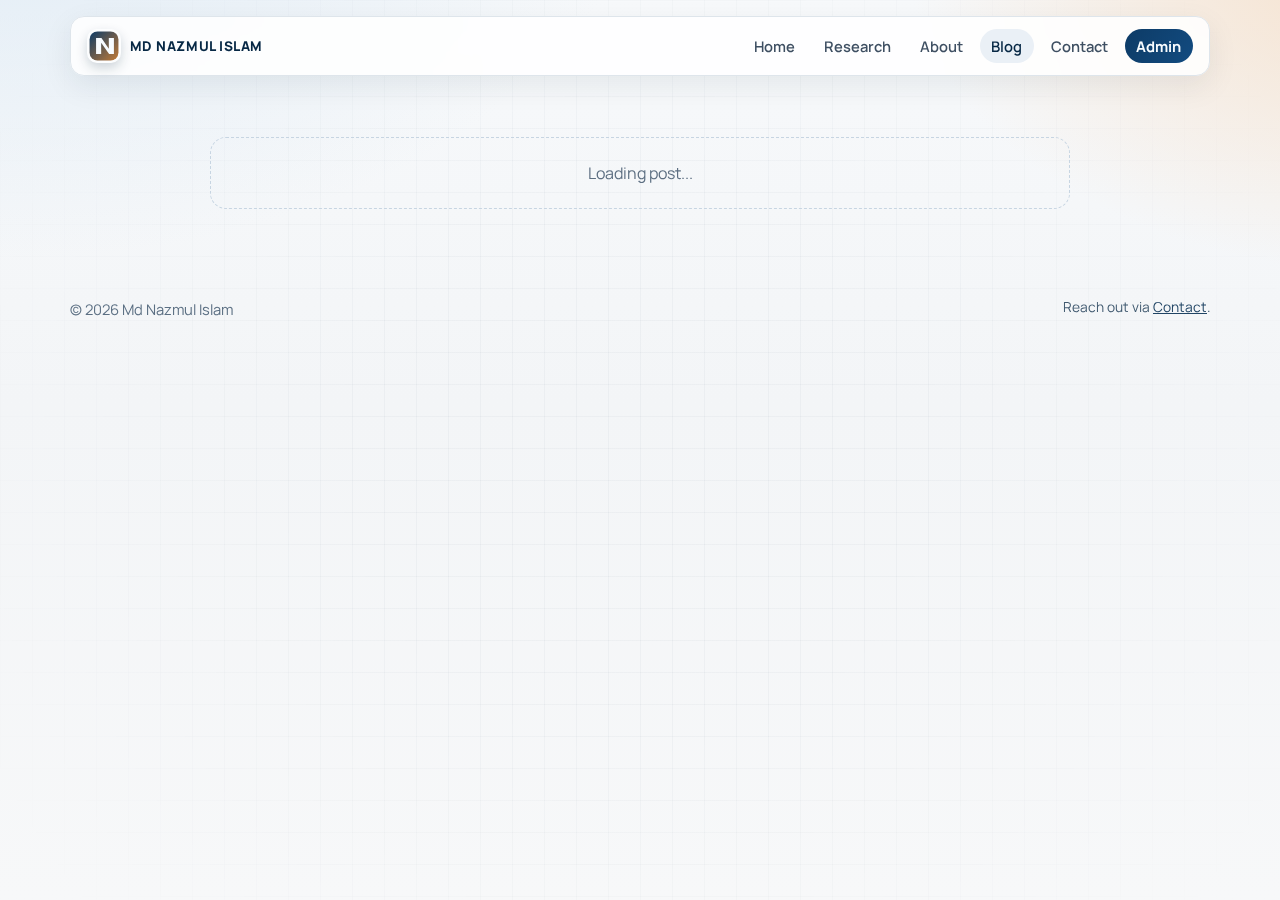
<file: post.html>
<!doctype html>
<html lang="en">
<head>
  <meta charset="utf-8" />
  <meta name="viewport" content="width=device-width, initial-scale=1" />
  <title>Nazmul | Post</title>
  <meta id="meta-description" name="description" content="Blog post by Md Nazmul Islam." />
  <meta name="theme-color" content="#0d3b66" />
  <meta name="robots" content="index,follow,max-image-preview:large" />

  <link id="canonical-link" rel="canonical" href="https://mdnazmulislam0087.github.io/post.html" />
  <link rel="icon" type="image/svg+xml" href="assets/favicon.svg" />
  <link rel="manifest" href="manifest.webmanifest" />

  <meta id="meta-og-title" property="og:title" content="Blog Post | Md Nazmul Islam" />
  <meta id="meta-og-description" property="og:description" content="Blog post by Md Nazmul Islam." />
  <meta property="og:type" content="article" />
  <meta id="meta-og-url" property="og:url" content="https://mdnazmulislam0087.github.io/post.html" />
  <meta id="meta-og-image" property="og:image" content="https://mdnazmulislam0087.github.io/assets/og-cover.svg" />
  <meta id="meta-og-image-alt" property="og:image:alt" content="Blog post preview image" />
  <meta name="twitter:card" content="summary_large_image" />
  <meta id="meta-twitter-title" name="twitter:title" content="Blog Post | Md Nazmul Islam" />
  <meta id="meta-twitter-description" name="twitter:description" content="Blog post by Md Nazmul Islam." />
  <meta id="meta-twitter-image" name="twitter:image" content="https://mdnazmulislam0087.github.io/assets/og-cover.svg" />

  <link rel="preconnect" href="https://fonts.googleapis.com" />
  <link rel="preconnect" href="https://fonts.gstatic.com" crossorigin />
  <link href="https://fonts.googleapis.com/css2?family=Manrope:wght@400;500;600;700;800&family=Space+Grotesk:wght@500;600;700&display=swap" rel="stylesheet" />
  <link rel="stylesheet" href="styles.css" />
</head>
<body data-page="post.html">
  <header class="site-header">
    <nav class="nav wrap" aria-label="Primary">
      <a class="brand" href="index.html">
        <img class="brand-mark" src="assets/logo-mark.svg" alt="" aria-hidden="true" />
        <span class="brand-text">Md Nazmul Islam</span>
      </a>
      <button class="nav-toggle" aria-expanded="false" aria-controls="menu">Menu</button>
      <ul id="menu" class="menu">
        <li><a href="index.html">Home</a></li>
        <li><a href="research.html">Research</a></li>
        <li><a href="about.html">About</a></li>
        <li><a href="blog.html">Blog</a></li>
        <li><a href="contact.html">Contact</a></li>
        <li><a class="admin-link" href="admin-login.html">Admin</a></li>
      </ul>
    </nav>
  </header>

  <main class="post-shell">
    <section class="section">
      <article id="post-container">
        <div class="post-empty">Loading post...</div>
      </article>
    </section>
  </main>

  <footer class="footer">
    <div class="wrap">
            <div class="footer-bar">
        <p class="footer-copy">&copy; <span id="current-year"></span> Md Nazmul Islam</p>
        <div class="footer-contact-content" data-cms-key="contact.content.body" data-cms-render="markdown">
          Reach out via <a href="contact.html">Contact</a>.
        </div>
      </div>
    </div>
  </footer>

  <script src="script.js" defer></script>
  <script type="module" src="js/post-detail.js?v=20260213-2"></script>
</body>
</html>
</file>
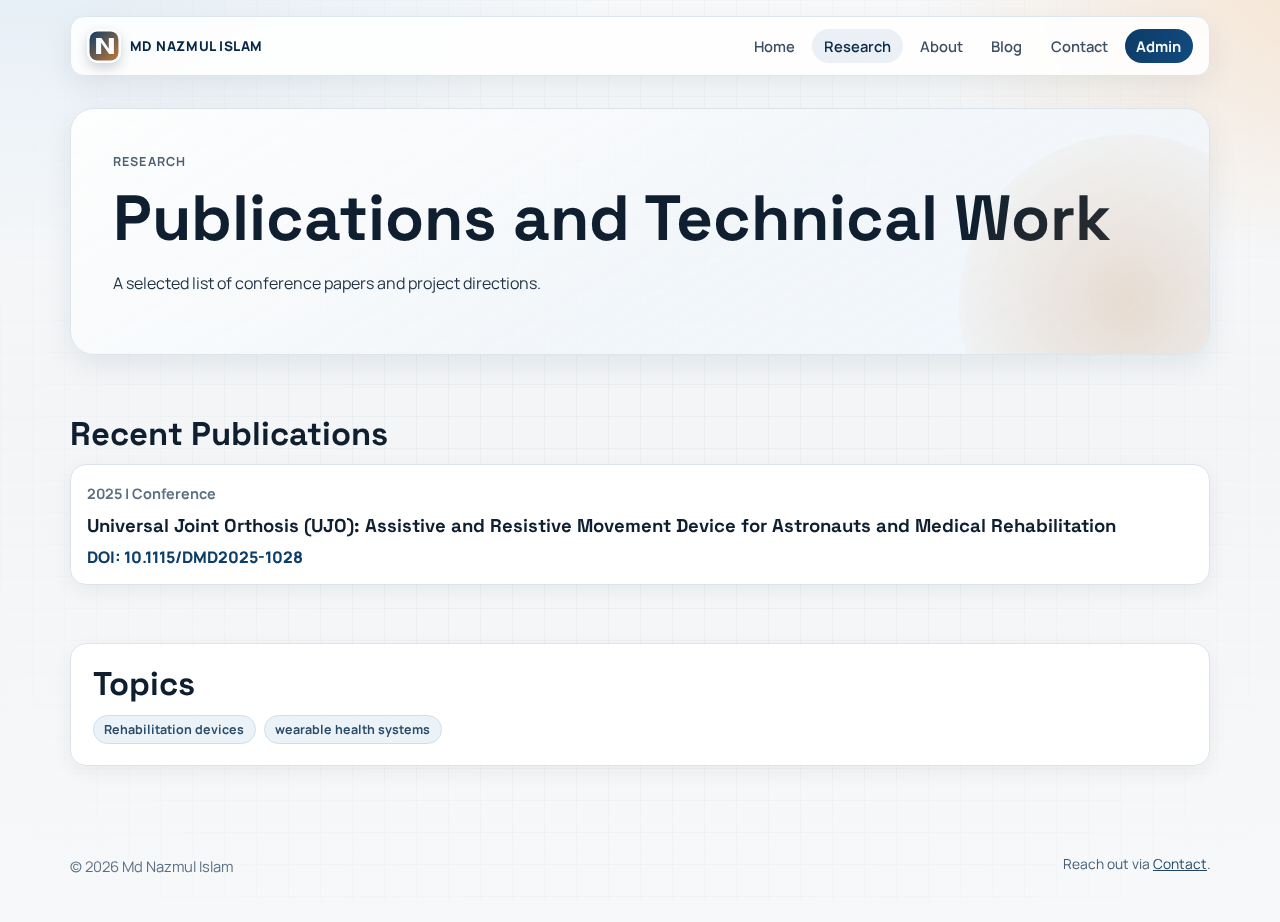
<file: research.html>
<!doctype html>
<html lang="en">
<head>
  <meta charset="utf-8" />
  <meta name="viewport" content="width=device-width, initial-scale=1" />
  <title>Nazmul | Research</title>
  <meta name="description" content="Research publications and technical work by Md Nazmul Islam in mechatronics, robotics, and healthcare technology." />
  <meta name="theme-color" content="#0d3b66" />
  <meta name="robots" content="index,follow" />

  <link rel="canonical" href="https://mdnazmulislam0087.github.io/research.html" />
  <link rel="icon" type="image/svg+xml" href="assets/favicon.svg" />
  <link rel="manifest" href="manifest.webmanifest" />

  <meta property="og:title" content="Research | Md Nazmul Islam" />
  <meta property="og:description" content="Publications and project directions from Md Nazmul Islam." />
  <meta property="og:type" content="website" />
  <meta property="og:url" content="https://mdnazmulislam0087.github.io/research.html" />
  <meta property="og:image" content="https://mdnazmulislam0087.github.io/assets/og-cover.svg" />
  <meta name="twitter:card" content="summary_large_image" />
  <meta name="twitter:title" content="Research | Md Nazmul Islam" />
  <meta name="twitter:description" content="Publications and project directions from Md Nazmul Islam." />
  <meta name="twitter:image" content="https://mdnazmulislam0087.github.io/assets/og-cover.svg" />

  <link rel="preconnect" href="https://fonts.googleapis.com" />
  <link rel="preconnect" href="https://fonts.gstatic.com" crossorigin />
  <link href="https://fonts.googleapis.com/css2?family=Manrope:wght@400;500;600;700;800&family=Space+Grotesk:wght@500;600;700&display=swap" rel="stylesheet" />
  <link rel="stylesheet" href="styles.css" />
</head>
<body data-page="research.html">
  <header class="site-header">
    <nav class="nav wrap" aria-label="Primary">
      <a class="brand" href="index.html">
        <img class="brand-mark" src="assets/logo-mark.svg" alt="" aria-hidden="true" />
        <span class="brand-text">Md Nazmul Islam</span>
      </a>
      <button class="nav-toggle" aria-expanded="false" aria-controls="menu">Menu</button>
      <ul id="menu" class="menu">
        <li><a href="index.html">Home</a></li>
        <li><a href="research.html">Research</a></li>
        <li><a href="about.html">About</a></li>
        <li><a href="blog.html">Blog</a></li>
        <li><a href="contact.html">Contact</a></li>
        <li><a class="admin-link" href="admin-login.html">Admin</a></li>
      </ul>
    </nav>

    <div class="hero wrap reveal">
      <p class="eyebrow" data-cms-key="research.hero.eyebrow">Research</p>
      <h1 data-cms-key="research.hero.title">Publications and Technical Work</h1>
      <p class="lead" data-cms-key="research.hero.lead">A selected list of conference papers and project directions.</p>
    </div>
  </header>

  <main class="wrap">
    <section class="section reveal">
      <h2 class="section-title" data-cms-key="research.publications.title">Recent Publications</h2>
      <div id="research-pubs-grid" class="research-pubs-list">
        <article class="card pub">
          <p class="meta">2025 | Conference</p>
          <h3>Universal Joint Orthosis (UJO): Assistive and Resistive Movement Device for Astronauts and Medical Rehabilitation</h3>
          <a class="card-link" href="https://doi.org/10.1115/DMD2025-1028" target="_blank" rel="noreferrer">DOI: 10.1115/DMD2025-1028</a>
        </article>
      </div>
    </section>

    <section class="section reveal">
      <div class="panel">
        <h2 class="section-title" data-cms-key="research.topics.title">Topics</h2>
        <span id="research-topics-source" class="hidden" data-cms-key="home.snapshot.applications_value">Rehabilitation devices and wearable health systems</span>
        <div id="research-topics-grid" class="tag-grid">
          <span>Assistive Robotics</span>
          <span>Rehabilitation Devices</span>
          <span>Breathing Mechanics</span>
          <span>Embedded Intelligence</span>
          <span>Wearable Biomedical Systems</span>
        </div>
      </div>
    </section>
  </main>

  <footer class="footer">
    <div class="wrap">
            <div class="footer-bar">
        <p class="footer-copy">&copy; <span id="current-year"></span> Md Nazmul Islam</p>
        <div class="footer-contact-content" data-cms-key="contact.content.body" data-cms-render="markdown">
          Reach out via <a href="contact.html">Contact</a>.
        </div>
      </div>
    </div>
  </footer>

  <script src="script.js" defer></script>
  <script type="module" src="js/page-content.js"></script>
  <script type="module" src="js/research-topics.js?v=20260213-1"></script>
  <script type="module" src="js/research-pubs.js?v=20260213-2"></script>
</body>
</html>
</file>
<file: styles.css>
:root {
  --bg-0: #f4f6f8;
  --bg-1: #ffffff;
  --ink: #0f1f2f;
  --ink-muted: #47576a;
  --line: #d8e0e7;
  --brand: #0d3b66;
  --brand-strong: #072845;
  --accent: #c27a36;
  --success: #0f7a5a;
  --danger: #c0392b;
  --radius-lg: 24px;
  --radius-md: 16px;
  --radius-sm: 10px;
  --shadow-soft: 0 10px 30px rgba(13, 33, 53, 0.08);
  --shadow-card: 0 6px 20px rgba(13, 33, 53, 0.06);
}

* {
  box-sizing: border-box;
}

html {
  scroll-behavior: smooth;
}

body {
  margin: 0;
  color: var(--ink);
  font-family: "Manrope", "Segoe UI", sans-serif;
  background: radial-gradient(1200px 800px at 0% -20%, #dce9f4 0%, transparent 55%),
    radial-gradient(1000px 640px at 110% -5%, #f5dfc9 0%, transparent 50%),
    linear-gradient(180deg, #f7f9fb 0%, #f3f5f7 45%, #f7f8f9 100%);
  min-height: 100vh;
}

body::before {
  content: "";
  position: fixed;
  inset: 0;
  pointer-events: none;
  background-image: linear-gradient(rgba(8, 35, 64, 0.03) 1px, transparent 1px),
    linear-gradient(90deg, rgba(8, 35, 64, 0.03) 1px, transparent 1px);
  background-size: 32px 32px;
  mask-image: radial-gradient(circle at center, black 35%, transparent 95%);
  z-index: -3;
}

h1,
h2,
h3,
h4 {
  margin-top: 0;
  line-height: 1.12;
  font-family: "Space Grotesk", "Segoe UI", sans-serif;
}

p {
  margin-top: 0;
  line-height: 1.75;
}

a {
  color: inherit;
}

img {
  max-width: 100%;
}

:focus-visible {
  outline: 3px solid color-mix(in srgb, var(--accent) 75%, #ffffff);
  outline-offset: 2px;
}

.wrap {
  width: min(1140px, 92vw);
  margin: 0 auto;
}

.site-header {
  padding: 1rem 0 2rem;
}

.nav {
  position: sticky;
  top: 12px;
  z-index: 60;
  display: flex;
  align-items: center;
  justify-content: space-between;
  gap: 1rem;
  padding: 0.75rem 1rem;
  border: 1px solid color-mix(in srgb, var(--line) 85%, #ffffff);
  border-radius: 14px;
  background: color-mix(in srgb, #ffffff 86%, transparent);
  backdrop-filter: blur(10px);
  box-shadow: var(--shadow-soft);
}

.brand {
  display: inline-flex;
  align-items: center;
  gap: 0.55rem;
  text-decoration: none;
  font-weight: 800;
  letter-spacing: 0.04em;
  text-transform: uppercase;
  font-size: 0.84rem;
  color: var(--brand-strong);
}

.brand-mark {
  width: 34px;
  height: 34px;
  border-radius: 10px;
  box-shadow: 0 5px 12px rgba(10, 42, 71, 0.2);
}

.brand-text {
  line-height: 1.1;
}

.menu {
  margin: 0;
  padding: 0;
  list-style: none;
  display: flex;
  align-items: center;
  gap: 0.35rem;
}

.menu a {
  display: inline-block;
  text-decoration: none;
  font-size: 0.92rem;
  font-weight: 600;
  color: #3e4f62;
  padding: 0.42rem 0.72rem;
  border-radius: 999px;
  transition: background 160ms ease, color 160ms ease;
}

.menu a:hover,
.menu a.active {
  background: #eaf0f6;
  color: var(--brand-strong);
}

.menu a.admin-link {
  background: linear-gradient(120deg, #0d3b66 0%, #124b80 100%);
  color: #f8fcff;
  font-weight: 700;
}

.menu a.admin-link:hover,
.menu a.admin-link.active {
  background: linear-gradient(120deg, #0c3258 0%, #103f6f 100%);
  color: #f8fcff;
}

.nav-toggle {
  display: none;
  border: 1px solid var(--line);
  border-radius: var(--radius-sm);
  padding: 0.4rem 0.7rem;
  background: #ffffff;
  font: inherit;
}

.hero {
  margin-top: 2rem;
  border: 1px solid color-mix(in srgb, var(--line) 88%, #ffffff);
  border-radius: var(--radius-lg);
  background: linear-gradient(150deg, rgba(255, 255, 255, 0.88) 0%, rgba(242, 246, 250, 0.82) 55%, rgba(240, 247, 253, 0.9) 100%);
  padding: clamp(1.3rem, 3.4vw, 2.6rem);
  box-shadow: var(--shadow-soft);
  position: relative;
  overflow: clip;
}

.hero::after {
  content: "";
  position: absolute;
  width: min(340px, 42vw);
  aspect-ratio: 1;
  right: -90px;
  bottom: -120px;
  border-radius: 50%;
  background: radial-gradient(circle, rgba(194, 122, 54, 0.22) 0%, rgba(194, 122, 54, 0.04) 70%, transparent 100%);
  pointer-events: none;
}

.eyebrow {
  margin: 0;
  font-size: 0.78rem;
  font-weight: 700;
  letter-spacing: 0.1em;
  text-transform: uppercase;
  color: #4f6073;
}

h1 {
  font-size: clamp(2rem, 5.6vw, 4rem);
  margin: 0.65rem 0 0.9rem;
}

.lead {
  max-width: 72ch;
  color: #233446;
}

.hero-actions {
  display: flex;
  flex-wrap: wrap;
  gap: 0.65rem;
  margin-top: 1.2rem;
}

.btn {
  display: inline-flex;
  align-items: center;
  justify-content: center;
  gap: 0.4rem;
  padding: 0.62rem 1rem;
  border-radius: 999px;
  border: 1px solid transparent;
  text-decoration: none;
  font-weight: 700;
  font-size: 0.92rem;
  cursor: pointer;
  transition: transform 170ms ease, box-shadow 170ms ease, background 170ms ease, border-color 170ms ease;
}

.btn:hover {
  transform: translateY(-1px);
}

.btn-primary {
  color: #f7fbff;
  background: linear-gradient(120deg, var(--brand) 0%, #14548e 100%);
  box-shadow: 0 8px 18px rgba(13, 59, 102, 0.24);
}

.btn-primary:hover {
  box-shadow: 0 12px 24px rgba(13, 59, 102, 0.3);
}

.btn-ghost {
  color: #1c3248;
  background: #ffffff;
  border-color: #d5e0ea;
}

.btn-outline {
  color: #244865;
  border-color: #bfd0dd;
  background: #f8fbfe;
}

.btn-danger {
  color: #fff;
  background: linear-gradient(120deg, #bb3125 0%, #8f261c 100%);
}

.btn-sm {
  padding: 0.38rem 0.78rem;
  font-size: 0.85rem;
}

.social-row {
  margin-top: 1.1rem;
  display: flex;
  flex-wrap: wrap;
  gap: 0.6rem;
}

.social-row a {
  text-decoration: none;
}

.hero-home {
  padding: clamp(1.5rem, 3.2vw, 2.4rem);
}

.hero-home-grid {
  display: grid;
  grid-template-columns: minmax(0, 1.1fr) minmax(320px, 0.9fr);
  gap: clamp(1rem, 2.6vw, 1.9rem);
  align-items: start;
}

.hero-home-copy {
  display: flex;
  flex-direction: column;
  gap: 0.45rem;
}

.hero-home-copy h1 {
  max-width: 20ch;
  font-size: clamp(1.55rem, 3.15vw, 2.8rem);
  line-height: 1.14;
  margin: 0.35rem 0 0.55rem;
}

.hero-home-copy .lead {
  max-width: 66ch;
  color: #2f455d;
  font-size: clamp(1rem, 1.35vw, 1.15rem);
  line-height: 1.7;
}

.hero-home-copy .hero-actions {
  margin-top: 0.65rem;
  gap: 0.55rem;
}

.hero-home-copy .hero-actions .btn {
  border-radius: 12px;
  padding: 0.64rem 1rem;
  font-size: 0.93rem;
  letter-spacing: 0.01em;
}

.hero-home-copy .social-row {
  margin-top: 0.45rem;
  gap: 0.55rem;
}

.hero-home-links-title {
  margin: 0.25rem 0 0;
  font-size: 0.73rem;
  letter-spacing: 0.08em;
  text-transform: uppercase;
  font-weight: 800;
  color: #5a748c;
}

.social-pill {
  display: inline-flex;
  align-items: center;
  gap: 0.46rem;
  padding: 0.4rem 0.7rem 0.4rem 0.42rem;
  border-radius: 999px;
  border: 1px solid #c6d6e5;
  background: linear-gradient(180deg, #ffffff 0%, #f3f8fd 100%);
  color: #284764;
  font-weight: 700;
  font-size: 0.84rem;
  box-shadow: 0 4px 12px rgba(11, 48, 82, 0.08);
  transition: transform 160ms ease, box-shadow 160ms ease, border-color 160ms ease, background 160ms ease;
}

.social-pill:hover {
  transform: translateY(-1px);
  border-color: #a9c2d7;
  background: linear-gradient(180deg, #ffffff 0%, #eaf3fb 100%);
  box-shadow: 0 8px 16px rgba(11, 48, 82, 0.14);
}

.social-icon {
  width: 1.46rem;
  height: 1.46rem;
  border-radius: 999px;
  display: inline-flex;
  align-items: center;
  justify-content: center;
  font-size: 0.68rem;
  font-weight: 800;
  line-height: 1;
  color: #ffffff;
  background: linear-gradient(145deg, #1e4f77 0%, #0f365a 100%);
}

.social-linkedin .social-icon {
  background: linear-gradient(145deg, #0a66c2 0%, #084b91 100%);
}

.social-github .social-icon {
  background: linear-gradient(145deg, #2d3e50 0%, #152534 100%);
}

.social-email .social-icon {
  background: linear-gradient(145deg, #7b4f1d 0%, #a4682b 100%);
}

.social-website .social-icon {
  font-size: 0.8rem;
}

.social-label {
  white-space: nowrap;
}

.hero-home-panel {
  border-radius: 22px;
  border: 1px solid #c9d8e6;
  background: linear-gradient(165deg, rgba(255, 255, 255, 0.96) 0%, rgba(236, 244, 252, 0.9) 100%);
  box-shadow: 0 16px 36px rgba(12, 45, 76, 0.14);
  overflow: hidden;
}

.hero-home-photo-wrap {
  position: relative;
  border-bottom: 1px solid #ccd9e7;
  background: radial-gradient(680px 260px at 50% -20%, rgba(13, 59, 102, 0.18) 0%, transparent 75%),
    linear-gradient(180deg, #f9fcff 0%, #f1f6fb 100%);
}

.hero-home-photo {
  width: 100%;
  aspect-ratio: 16 / 10;
  object-fit: cover;
  object-position: 50% 35%;
  display: block;
  padding: 0;
}

.hero-home-photo-viewport {
  padding: 0.85rem;
  overflow: hidden;
}

.hero-home-photo-track {
  display: flex;
  will-change: transform;
  transform: translateX(0);
  transition: transform 520ms ease;
}

.hero-home-photo-slide {
  flex: 0 0 100%;
}

.hero-home-photo-controls {
  position: absolute;
  top: 1.3rem;
  right: 1.3rem;
  display: flex;
  gap: 0.36rem;
}

.hero-home-photo-nav {
  width: 2rem;
  height: 2rem;
  border: 1px solid rgba(12, 52, 87, 0.22);
  border-radius: 999px;
  background: rgba(255, 255, 255, 0.82);
  color: #133e63;
  font: inherit;
  font-weight: 800;
  line-height: 1;
  cursor: pointer;
}

.hero-home-photo-nav:hover {
  background: #ffffff;
}

.hero-home-photo-dots {
  position: absolute;
  left: 50%;
  bottom: 0.55rem;
  transform: translateX(-50%);
  display: flex;
  gap: 0.36rem;
}

.hero-home-photo-dot {
  width: 0.43rem;
  height: 0.43rem;
  border-radius: 999px;
  border: 0;
  background: rgba(14, 55, 91, 0.26);
  cursor: pointer;
}

.hero-home-photo-dot.active {
  background: #0d3b66;
}

.hero-home-panel-body {
  padding: 1.05rem 1rem 1rem;
}

.hero-home-panel-kicker {
  margin: 0;
  color: #56718a;
  text-transform: uppercase;
  letter-spacing: 0.08em;
  font-size: 0.69rem;
  font-weight: 800;
}

.hero-home-panel-body h2 {
  margin: 0.35rem 0 0.72rem;
  font-size: 1.17rem;
}

.hero-home-stats {
  margin: 0;
  padding: 0;
  list-style: none;
  display: grid;
  gap: 0.58rem;
}

.hero-home-stats li {
  display: grid;
  gap: 0.25rem;
  padding-bottom: 0.58rem;
  border-bottom: 1px dashed #c9d8e6;
}

.hero-home-stats li:last-child {
  border-bottom: 0;
  padding-bottom: 0;
}

.hero-home-stats strong {
  color: #163a58;
  font-size: 0.83rem;
  letter-spacing: 0.01em;
}

.hero-home-stats span {
  color: #304e67;
  font-size: 0.9rem;
}

.hero-home-portfolio {
  margin-top: 1rem;
  text-decoration: none;
  border: 1px solid #bdd1e3;
  border-radius: 12px;
  padding: 0.72rem 0.8rem;
  display: flex;
  align-items: center;
  justify-content: space-between;
  gap: 0.65rem;
  color: #0f3f69;
  background:
    radial-gradient(220px 90px at 100% 120%, rgba(194, 122, 54, 0.13) 0%, transparent 72%),
    linear-gradient(160deg, rgba(255, 255, 255, 0.96) 0%, rgba(237, 245, 252, 0.88) 100%);
  box-shadow: 0 7px 17px rgba(15, 56, 92, 0.11);
  transition: transform 170ms ease, box-shadow 170ms ease, border-color 170ms ease;
}

.hero-home-portfolio:hover {
  transform: translateY(-1px);
  border-color: #9eb7cf;
  box-shadow: 0 10px 22px rgba(11, 52, 88, 0.16);
}

.hero-home-portfolio-copy {
  min-width: 0;
  display: grid;
  gap: 0.15rem;
}

.hero-home-portfolio-kicker {
  font-size: 0.7rem;
  text-transform: uppercase;
  letter-spacing: 0.08em;
  font-weight: 800;
  color: #6b8399;
}

.hero-home-portfolio-label {
  font-size: 1rem;
  font-weight: 800;
  color: #0f3f69;
}

.hero-home-portfolio-icon {
  width: 2rem;
  height: 2rem;
  flex: 0 0 2rem;
  border-radius: 999px;
  display: inline-flex;
  align-items: center;
  justify-content: center;
  color: #ffffff;
  background: linear-gradient(145deg, #0d3b66 0%, #1f5f95 100%);
  box-shadow: inset 0 0 0 1px rgba(255, 255, 255, 0.2);
}

.home-metrics {
  display: grid;
  gap: 0.8rem;
  grid-template-columns: repeat(4, minmax(0, 1fr));
}

.home-metric {
  border: 1px solid #d1dde9;
  border-radius: 14px;
  background: linear-gradient(180deg, rgba(255, 255, 255, 0.92) 0%, rgba(244, 249, 253, 0.88) 100%);
  box-shadow: var(--shadow-card);
  padding: 0.85rem 0.9rem;
}

.home-metric-value {
  margin: 0;
  font-family: "Space Grotesk", "Segoe UI", sans-serif;
  font-size: clamp(1.25rem, 3vw, 2rem);
  color: #0e355b;
}

.home-focus-grid {
  display: grid;
  gap: 0.85rem;
  grid-template-columns: repeat(3, minmax(0, 1fr));
}

.home-focus-card {
  border: 1px solid #d5e1ed;
  border-radius: 14px;
  background: linear-gradient(170deg, rgba(255, 255, 255, 0.94) 0%, rgba(245, 250, 255, 0.82) 100%);
  padding: 0.92rem;
}

.home-focus-card h3 {
  font-size: 1.03rem;
}

.home-focus-status {
  margin: 0 0 0.4rem;
  font-size: 0.72rem;
  letter-spacing: 0.08em;
  text-transform: uppercase;
  color: #17476f;
  font-weight: 800;
}

.home-research-grid {
  display: grid;
  gap: 1rem;
  grid-template-columns: repeat(2, minmax(0, 1fr));
}

.home-research-card {
  overflow: hidden;
  padding: 1.05rem;
}

.home-research-card::before {
  content: "";
  position: absolute;
  inset: 0 auto 0 0;
  width: 3px;
  background: linear-gradient(180deg, #0d3b66 0%, #c27a36 100%);
  border-radius: 20px;
}

.home-research-details {
  display: grid;
  gap: 0.45rem;
}

.home-research-details p {
  font-size: 0.92rem;
  color: #2e465f;
}

.home-research-details strong {
  color: #163958;
}

.home-capabilities {
  display: grid;
  gap: 0.75rem;
}

.home-capability {
  border: 1px solid #d4e0ea;
  border-radius: 12px;
  background: #fbfdff;
  padding: 0.82rem;
}

.home-capability h3 {
  margin-bottom: 0.4rem;
  font-size: 1rem;
}

.home-blog-head {
  display: flex;
  align-items: center;
  justify-content: space-between;
  gap: 0.8rem;
}

.home-latest-grid {
  grid-template-columns: 1fr;
}

.home-blog-carousel {
  position: relative;
  border: 1px solid #d2dfea;
  border-radius: 16px;
  overflow: hidden;
  background:
    radial-gradient(420px 180px at 108% 108%, rgba(194, 122, 54, 0.14) 0%, transparent 72%),
    linear-gradient(160deg, rgba(255, 255, 255, 0.96) 0%, rgba(238, 245, 252, 0.9) 100%);
  box-shadow: var(--shadow-card);
}

.home-blog-track {
  display: flex;
  transition: transform 440ms ease;
  will-change: transform;
}

.home-blog-slide {
  min-width: 100%;
  margin: 0;
  border: 0;
  box-shadow: none;
  background: transparent;
}

.home-blog-slide-copy {
  display: grid;
  gap: 0.55rem;
  padding: 1rem 1.05rem 0.9rem;
}

.home-blog-slide-copy h3 {
  font-size: clamp(1.02rem, 2.1vw, 1.3rem);
  line-height: 1.28;
}

.home-blog-slide-copy p {
  color: #2c445c;
}

.home-blog-controls {
  position: absolute;
  right: 0.75rem;
  bottom: 0.7rem;
  display: inline-flex;
  gap: 0.45rem;
  z-index: 2;
}

.home-blog-controls .btn {
  border-radius: 10px;
  background: #ffffffde;
}

.home-blog-dots {
  position: absolute;
  left: 1.05rem;
  bottom: 0.96rem;
  display: inline-flex;
  gap: 0.36rem;
}

.home-blog-dots button {
  width: 0.52rem;
  height: 0.52rem;
  padding: 0;
  border: 0;
  border-radius: 999px;
  background: #b8cadd;
  cursor: pointer;
}

.home-blog-dots button.active {
  background: #0d3b66;
}

main {
  padding-bottom: 2.2rem;
}

.section {
  padding: 1.8rem 0;
}

.section-title {
  margin-bottom: 0.7rem;
  font-size: clamp(1.35rem, 2.7vw, 2.05rem);
}

.panel {
  background: color-mix(in srgb, #ffffff 92%, transparent);
  border: 1px solid color-mix(in srgb, var(--line) 90%, #ffffff);
  border-radius: var(--radius-md);
  padding: clamp(1rem, 2vw, 1.35rem);
  box-shadow: var(--shadow-card);
}

.cards,
.blog-grid {
  display: grid;
  gap: 1rem;
  grid-template-columns: repeat(auto-fit, minmax(260px, 1fr));
}

.cards.two-col {
  grid-template-columns: repeat(auto-fit, minmax(300px, 1fr));
}

.card {
  position: relative;
  background: color-mix(in srgb, #ffffff 95%, transparent);
  border: 1px solid color-mix(in srgb, var(--line) 92%, #ffffff);
  border-radius: var(--radius-md);
  padding: 1rem;
  box-shadow: var(--shadow-card);
  display: flex;
  flex-direction: column;
  gap: 0.6rem;
}

.card h3 {
  margin-bottom: 0;
  font-size: 1.16rem;
}

.card p {
  margin-bottom: 0;
}

.card-link {
  text-decoration: none;
  color: #0b3e69;
  font-weight: 800;
  margin-top: auto;
}

.card-link:hover {
  text-decoration: underline;
}

.meta {
  color: #5d6f82;
  font-size: 0.9rem;
  margin: 0;
}

.pub .meta {
  font-weight: 700;
}

.research-pubs-list {
  display: grid;
  gap: 0.9rem;
}

.research-pub-card {
  border-radius: 14px;
  padding: 1rem;
  border: 1px solid #d2dfeb;
  background: linear-gradient(180deg, rgba(255, 255, 255, 0.96) 0%, rgba(243, 248, 253, 0.9) 100%);
}

.research-pub-head {
  display: flex;
  align-items: center;
  gap: 0.62rem;
  margin-bottom: 0.45rem;
}

.research-pub-serial {
  display: inline-flex;
  align-items: center;
  justify-content: center;
  min-width: 2.1rem;
  height: 1.45rem;
  padding: 0 0.4rem;
  border-radius: 999px;
  border: 1px solid #bfd1e2;
  background: #eaf3fb;
  color: #17446d;
  font-size: 0.74rem;
  font-weight: 800;
  letter-spacing: 0.04em;
}

.research-pub-meta {
  margin: 0;
  color: #3f5f7c;
}

.research-pub-title {
  margin: 0;
  font-size: clamp(1.05rem, 2.2vw, 1.42rem);
  line-height: 1.32;
}

.research-pub-actions {
  margin-top: 0.7rem;
}

.research-pub-link {
  font-weight: 700;
}

.tag-grid,
.tag-list {
  margin-top: 0.8rem;
  display: flex;
  flex-wrap: wrap;
  gap: 0.5rem;
}

.tag-grid span,
.tag,
.pill {
  display: inline-flex;
  align-items: center;
  padding: 0.3rem 0.66rem;
  border-radius: 999px;
  background: #ebf2f8;
  border: 1px solid #cfdeea;
  color: #2a4c68;
  font-size: 0.78rem;
  font-weight: 700;
}

.text-link {
  display: inline-block;
  margin-top: 0.75rem;
  color: #0b3e69;
  font-weight: 700;
  text-decoration: none;
}

.text-link:hover {
  text-decoration: underline;
}

.timeline {
  margin: 0;
  padding-left: 1.2rem;
}

.timeline li {
  margin-top: 0.55rem;
}

.profile-linked-content {
  margin-top: 0.55rem;
}

.profile-linked-content p {
  margin-bottom: 0.55rem;
}

.profile-linked-content ul,
.profile-linked-content ol {
  margin: 0.25rem 0 0;
  padding: 0;
  list-style: none;
  display: grid;
  gap: 0.58rem;
}

.profile-linked-content li {
  border: 1px solid #d3e0eb;
  border-radius: 12px;
  background: linear-gradient(180deg, #fdfefe 0%, #f2f8fc 100%);
  padding: 0.62rem 0.72rem;
  color: #233f57;
  font-weight: 600;
}

.contact-card {
  border-left: 4px solid var(--accent);
}

.search-bar {
  margin-bottom: 1rem;
  display: grid;
  gap: 0.5rem;
  grid-template-columns: 1fr auto;
}

.search-bar input {
  width: 100%;
}

.blog-search-bar {
  grid-template-columns: minmax(220px, 1fr) minmax(150px, 170px) minmax(120px, 140px) minmax(140px, 170px) auto;
  align-items: center;
}

.field {
  display: grid;
  gap: 0.35rem;
}

label {
  font-weight: 700;
  font-size: 0.9rem;
  color: #20374c;
}

input,
textarea,
select {
  width: 100%;
  border: 1px solid #cfdbe6;
  border-radius: 11px;
  padding: 0.68rem 0.72rem;
  font: inherit;
  color: var(--ink);
  background: #ffffff;
}

textarea {
  min-height: 140px;
  resize: vertical;
}

.form-grid {
  display: grid;
  gap: 0.95rem;
}

.form-grid.two-col {
  grid-template-columns: repeat(2, minmax(0, 1fr));
}

.form-grid.three-col {
  grid-template-columns: repeat(3, minmax(0, 1fr));
}

.form-actions {
  display: flex;
  flex-wrap: wrap;
  gap: 0.6rem;
  align-items: center;
}

.editor-toolbar {
  display: flex;
  flex-wrap: wrap;
  gap: 0.4rem;
  align-items: center;
  margin-bottom: 0.5rem;
}

.editor-toolbar .btn {
  border-radius: 10px;
}

#post-color-input {
  width: 2.1rem;
  height: 2.1rem;
  padding: 0.2rem;
  border-radius: 10px;
  border: 1px solid #c7d4e1;
  background: #ffffff;
}

.editor-preview {
  border: 1px solid #d2deea;
  border-radius: 12px;
  background: #fbfdff;
  padding: 0.7rem 0.75rem;
}

.editor-preview .note {
  margin-bottom: 0.5rem;
}

.editor-preview-side {
  min-height: 720px;
}

.editor-preview-side #content-preview {
  min-height: 640px;
}

.editor-split {
  display: grid;
  grid-template-columns: minmax(0, 1fr) minmax(300px, 0.95fr);
  gap: 0.8rem;
  align-items: start;
}

.editor-split textarea {
  min-height: 420px;
}

.cover-url-list {
  margin-top: 0.55rem;
  display: grid;
  gap: 0.55rem;
}

.cover-url-item {
  display: grid;
  grid-template-columns: 84px minmax(0, 1fr);
  gap: 0.65rem;
  align-items: center;
  border: 1px solid #d6e1ec;
  border-radius: 12px;
  background: linear-gradient(180deg, #ffffff 0%, #f8fbff 100%);
  padding: 0.45rem;
  cursor: grab;
}

.cover-url-item.dragging {
  opacity: 0.65;
}

.cover-url-item img {
  width: 100%;
  aspect-ratio: 16 / 10;
  object-fit: cover;
  border-radius: 8px;
  border: 1px solid #cfdbe7;
}

.cover-url-body {
  min-width: 0;
}

.cover-url-text {
  margin: 0 0 0.42rem;
  font-size: 0.82rem;
  color: #2d4a63;
  line-height: 1.45;
  overflow-wrap: anywhere;
}

.cover-url-actions {
  display: flex;
  gap: 0.45rem;
  align-items: center;
  flex-wrap: wrap;
}

.note {
  color: #5a6f83;
  font-size: 0.86rem;
  margin: 0;
}

.alert {
  border-radius: 12px;
  padding: 0.7rem 0.9rem;
  border: 1px solid transparent;
  font-size: 0.88rem;
}

.alert.info {
  color: #1e4361;
  background: #e8f2fb;
  border-color: #b9d1e7;
}

.alert.success {
  color: #0f5f46;
  background: #e7f7f0;
  border-color: #bde8d6;
}

.alert.error {
  color: #7e2117;
  background: #fdeceb;
  border-color: #f3c4bf;
}

.hidden {
  display: none !important;
}

.split {
  display: grid;
  gap: 1rem;
  grid-template-columns: repeat(auto-fit, minmax(280px, 1fr));
}

.image-frame {
  border-radius: 14px;
  overflow: hidden;
  border: 1px solid #cfdae5;
  background: #ffffff;
}

.image-frame img {
  width: 100%;
  aspect-ratio: 16 / 9;
  object-fit: cover;
  display: block;
}

.blog-card-cover {
  border-radius: 12px;
  overflow: hidden;
  border: 1px solid #d2dce7;
  background: #f2f5f7;
  margin-bottom: 0.7rem;
}

.blog-card-cover img {
  width: 100%;
  aspect-ratio: 16 / 9;
  object-fit: cover;
  display: block;
}

.post-shell {
  width: min(860px, 92vw);
  margin: 0 auto;
}

.post-header {
  margin-bottom: 1.1rem;
}

.post-header h1 {
  margin-bottom: 0.75rem;
}

.post-content {
  background: color-mix(in srgb, #ffffff 94%, transparent);
  border: 1px solid color-mix(in srgb, var(--line) 90%, #ffffff);
  border-radius: var(--radius-md);
  padding: clamp(1rem, 2.2vw, 1.4rem);
  box-shadow: var(--shadow-card);
}

.post-content h2,
.post-content h3,
.post-content h4 {
  margin-top: 1.1rem;
}

.post-content pre {
  overflow-x: auto;
  padding: 0.7rem 0.8rem;
  border-radius: 10px;
  background: #eef3f8;
  border: 1px solid #d6e2ed;
}

.post-content code {
  font-family: "Consolas", "Courier New", monospace;
}

.post-content blockquote {
  margin: 1rem 0;
  padding: 0.5rem 0.9rem;
  border-left: 3px solid #b7cadb;
  color: #334f69;
  background: #f4f8fb;
}

.post-content img {
  display: block;
  margin: 1rem auto;
  border-radius: 10px;
  border: 1px solid #d5dde6;
}

.post-cover-slider {
  position: relative;
  border: 1px solid #cfdae5;
  border-radius: 14px;
  overflow: hidden;
  background: #ffffff;
  margin-bottom: 1rem;
}

.post-cover-track {
  display: flex;
  transition: transform 420ms ease;
  will-change: transform;
}

.post-cover-slide {
  min-width: 100%;
}

.post-cover-slide img {
  width: 100%;
  aspect-ratio: 16 / 9;
  object-fit: cover;
  display: block;
}

.post-cover-nav {
  position: absolute;
  top: 0.6rem;
  right: 0.6rem;
  display: inline-flex;
  gap: 0.4rem;
}

.post-cover-nav button {
  border: 1px solid #c5d4e3;
  background: #ffffffdd;
  color: #1e3f5e;
  border-radius: 999px;
  width: 1.8rem;
  height: 1.8rem;
  cursor: pointer;
}

.post-cover-dots {
  position: absolute;
  left: 50%;
  bottom: 0.6rem;
  transform: translateX(-50%);
  display: inline-flex;
  gap: 0.34rem;
}

.post-cover-dots button {
  width: 0.5rem;
  height: 0.5rem;
  border: 0;
  border-radius: 999px;
  background: #adc3d7;
  cursor: pointer;
  padding: 0;
}

.post-cover-dots button.active {
  background: #0d3b66;
}

.post-empty {
  text-align: center;
  padding: 1.5rem;
  border: 1px dashed #c7d5e2;
  border-radius: var(--radius-md);
  color: #5d6f82;
}

.admin-layout {
  width: min(1200px, 94vw);
  margin: 0 auto;
}

.dashboard-head {
  display: flex;
  gap: 0.8rem;
  align-items: center;
  justify-content: space-between;
  flex-wrap: wrap;
}

.manager-nav {
  margin-top: 1rem;
  display: inline-flex;
  gap: 0.45rem;
  padding: 0.35rem;
  border: 1px solid #d6e1ec;
  border-radius: 999px;
  background: #f5f9fc;
}

.manager-tab {
  border: 1px solid transparent;
  border-radius: 999px;
  background: transparent;
  color: #23435f;
  font: inherit;
  font-size: 0.88rem;
  font-weight: 700;
  padding: 0.46rem 0.86rem;
  cursor: pointer;
  transition: background 150ms ease, color 150ms ease, border-color 150ms ease;
}

.manager-tab:hover {
  background: #e9f1f8;
}

.manager-tab.active {
  background: linear-gradient(120deg, #0d3b66 0%, #14548e 100%);
  color: #f8fcff;
  border-color: #0d3b66;
}

.dashboard-grid {
  margin-top: 1rem;
  display: grid;
  gap: 1rem;
  grid-template-columns: minmax(330px, 1fr) minmax(320px, 1.05fr);
}

.cms-manager-grid {
  grid-template-columns: minmax(340px, 1fr) minmax(320px, 1fr);
}

.posts-list {
  display: grid;
  gap: 0.8rem;
}

.cms-list .post-row {
  background: linear-gradient(180deg, #ffffff 0%, #f8fbff 100%);
}

.cms-list .post-row h3 {
  font-size: 0.98rem;
}

.post-row {
  border: 1px solid #d6e0ea;
  border-radius: 12px;
  padding: 0.75rem;
  background: #fdfefe;
}

.post-row h3 {
  font-size: 1.02rem;
  margin-bottom: 0.35rem;
}

.post-row-actions {
  display: flex;
  gap: 0.45rem;
  flex-wrap: wrap;
  margin-top: 0.6rem;
}

.status-badge {
  border-radius: 999px;
  padding: 0.2rem 0.56rem;
  font-size: 0.72rem;
  font-weight: 800;
  text-transform: uppercase;
}

.status-published {
  color: #0f6147;
  background: #e8f7f1;
  border: 1px solid #bde7d7;
}

.status-draft {
  color: #724f18;
  background: #fbf2e4;
  border: 1px solid #ecd7b4;
}

.footer {
  padding: 1.5rem 0 2.6rem;
  color: #5b6f83;
  font-size: 0.92rem;
}

.footer-bar {
  display: flex;
  align-items: flex-start;
  justify-content: space-between;
  gap: 1rem;
}

.footer-copy {
  margin: 0;
  flex: 0 0 auto;
}

.footer-contact-content {
  margin: 0;
  max-width: min(640px, 62vw);
  text-align: right;
  color: #415a70;
  font-size: 0.86rem;
}

.footer-contact-content p {
  margin: 0;
}

.footer-contact-content ul,
.footer-contact-content ol {
  margin: 0;
  padding: 0;
  list-style: none;
  display: flex;
  flex-wrap: wrap;
  justify-content: flex-end;
  gap: 0.35rem 0.65rem;
}

.footer-contact-content li {
  margin: 0;
}

.footer a {
  color: #214565;
}

.reveal {
  opacity: 0;
  transform: translateY(18px);
  transition: opacity 480ms ease, transform 480ms ease;
}

.reveal.visible {
  opacity: 1;
  transform: translateY(0);
}

@media (max-width: 980px) {
  .hero-home-grid {
    grid-template-columns: 1fr;
  }

  .hero-home-copy h1 {
    max-width: 100%;
  }

  .home-metrics {
    grid-template-columns: repeat(2, minmax(0, 1fr));
  }

  .home-focus-grid {
    grid-template-columns: repeat(2, minmax(0, 1fr));
  }

  .home-research-grid {
    grid-template-columns: 1fr;
  }

  .home-latest-grid {
    grid-template-columns: 1fr;
  }

  .home-blog-controls {
    position: static;
    margin: 0 1rem 0.95rem;
  }

  .home-blog-dots {
    position: static;
    margin: 0 1rem 0.75rem;
  }

  .home-blog-head {
    align-items: flex-start;
    flex-direction: column;
    gap: 0.35rem;
  }

  .brand-mark {
    width: 30px;
    height: 30px;
    border-radius: 9px;
  }

  .brand-text {
    font-size: 0.78rem;
    letter-spacing: 0.03em;
  }

  .nav-toggle {
    display: inline-block;
  }

  .menu {
    display: none;
    position: absolute;
    top: calc(100% + 8px);
    right: 0;
    width: min(300px, 90vw);
    flex-direction: column;
    align-items: stretch;
    gap: 0.3rem;
    background: #ffffff;
    border: 1px solid #d2deea;
    border-radius: 12px;
    padding: 0.6rem;
    box-shadow: var(--shadow-soft);
  }

  .menu.open {
    display: flex;
  }

  .menu a {
    border-radius: 10px;
    padding: 0.52rem 0.6rem;
  }

  .form-grid.two-col,
  .form-grid.three-col,
  .dashboard-grid {
    grid-template-columns: 1fr;
  }

  .editor-split {
    grid-template-columns: 1fr;
  }

  .cover-url-item {
    grid-template-columns: 1fr;
  }

  .search-bar {
    grid-template-columns: 1fr;
  }
}

@media (max-width: 640px) {
  .hero {
    padding: 1.1rem;
  }

  .home-metrics,
  .home-focus-grid {
    grid-template-columns: 1fr;
  }

  .hero-home-panel-body {
    padding: 0.85rem;
  }

  .hero-home-portfolio {
    padding: 0.66rem 0.7rem;
  }

  .hero-home-portfolio-label {
    font-size: 0.95rem;
  }

  .home-metric {
    padding: 0.75rem 0.8rem;
  }

  .home-capability {
    padding: 0.72rem;
  }

  .btn {
    width: 100%;
  }

  .hero-actions {
    gap: 0.5rem;
  }

  .social-row {
    gap: 0.4rem;
  }

  .social-pill {
    padding: 0.36rem 0.62rem 0.36rem 0.4rem;
    font-size: 0.8rem;
  }

  .social-icon {
    width: 1.34rem;
    height: 1.34rem;
    font-size: 0.64rem;
  }

  .footer-bar {
    flex-direction: column;
    align-items: flex-start;
    gap: 0.35rem;
  }

  .footer-contact-content {
    max-width: 100%;
    text-align: left;
  }

  .footer-contact-content ul,
  .footer-contact-content ol {
    justify-content: flex-start;
  }
}

@media (prefers-reduced-motion: reduce) {
  html {
    scroll-behavior: auto;
  }

  .reveal {
    opacity: 1;
    transform: none;
    transition: none;
  }

  .btn,
  .menu a {
    transition: none;
  }
}
</file>
